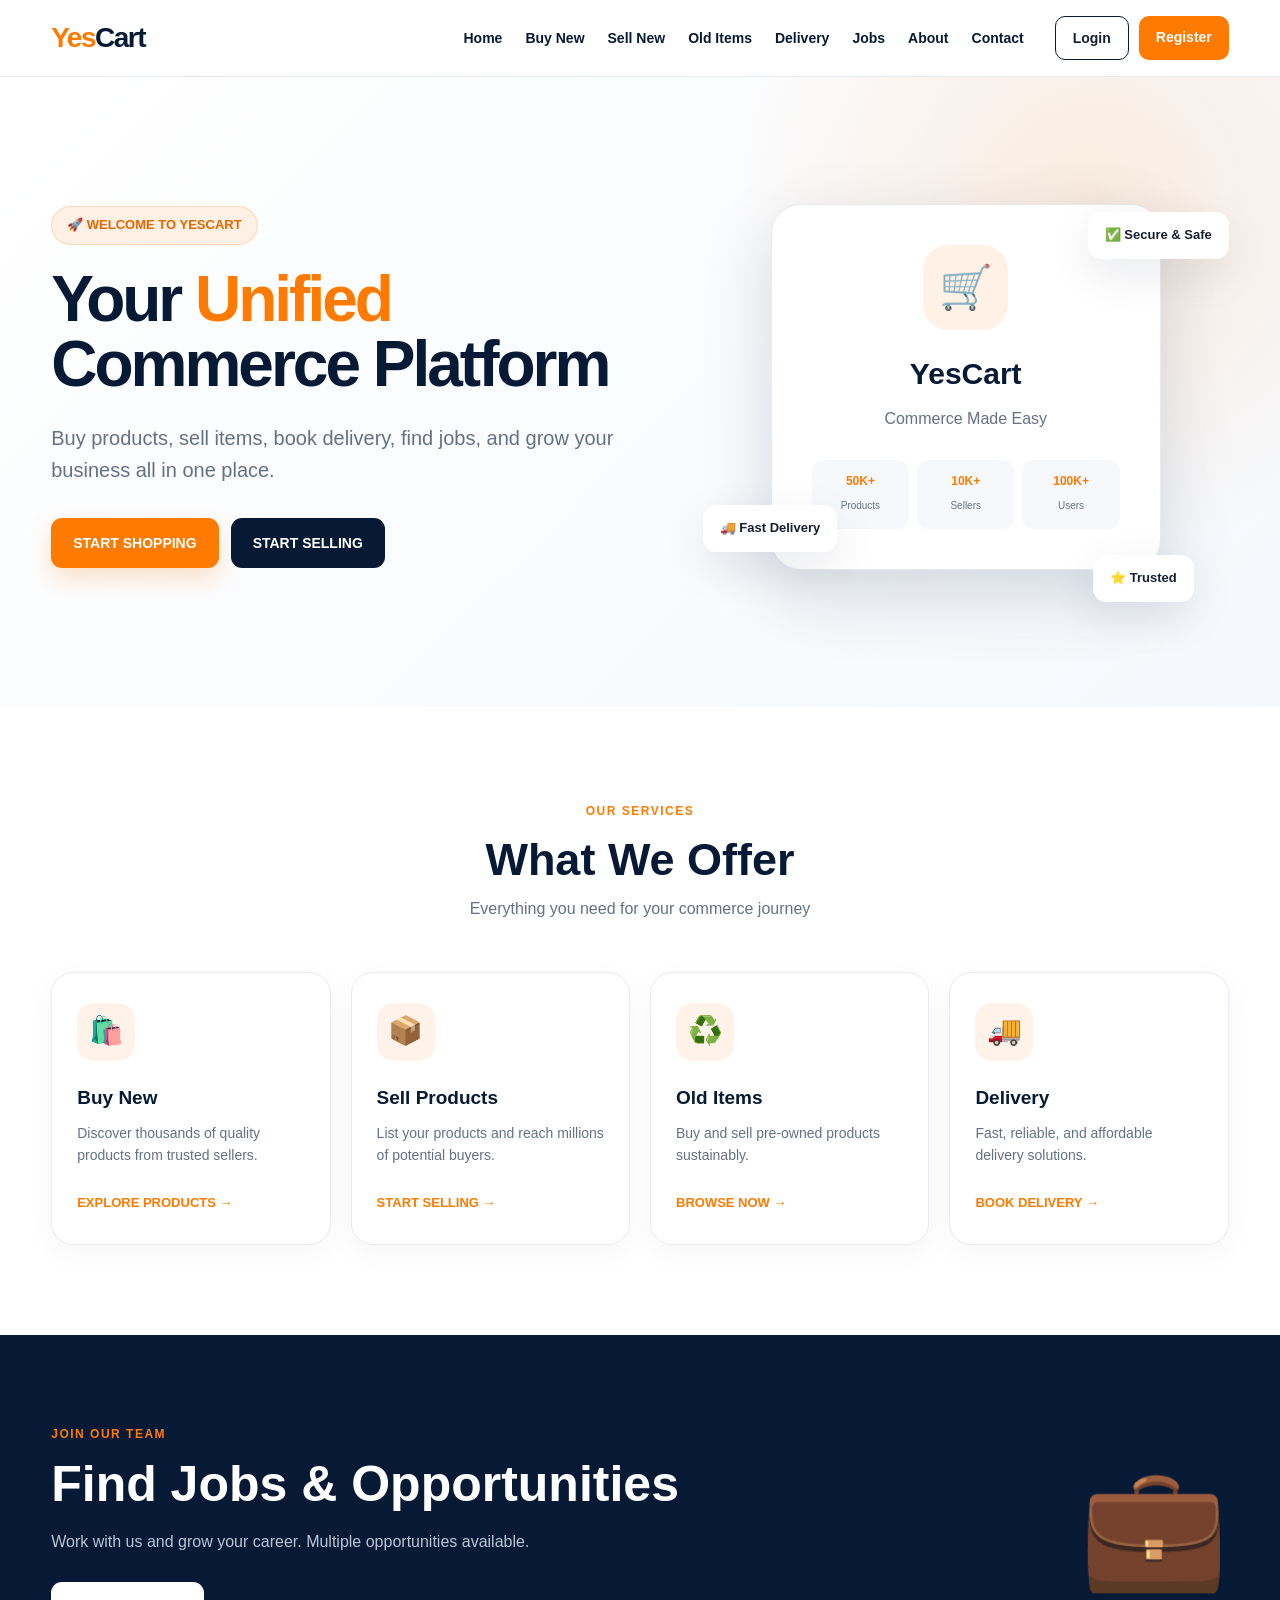
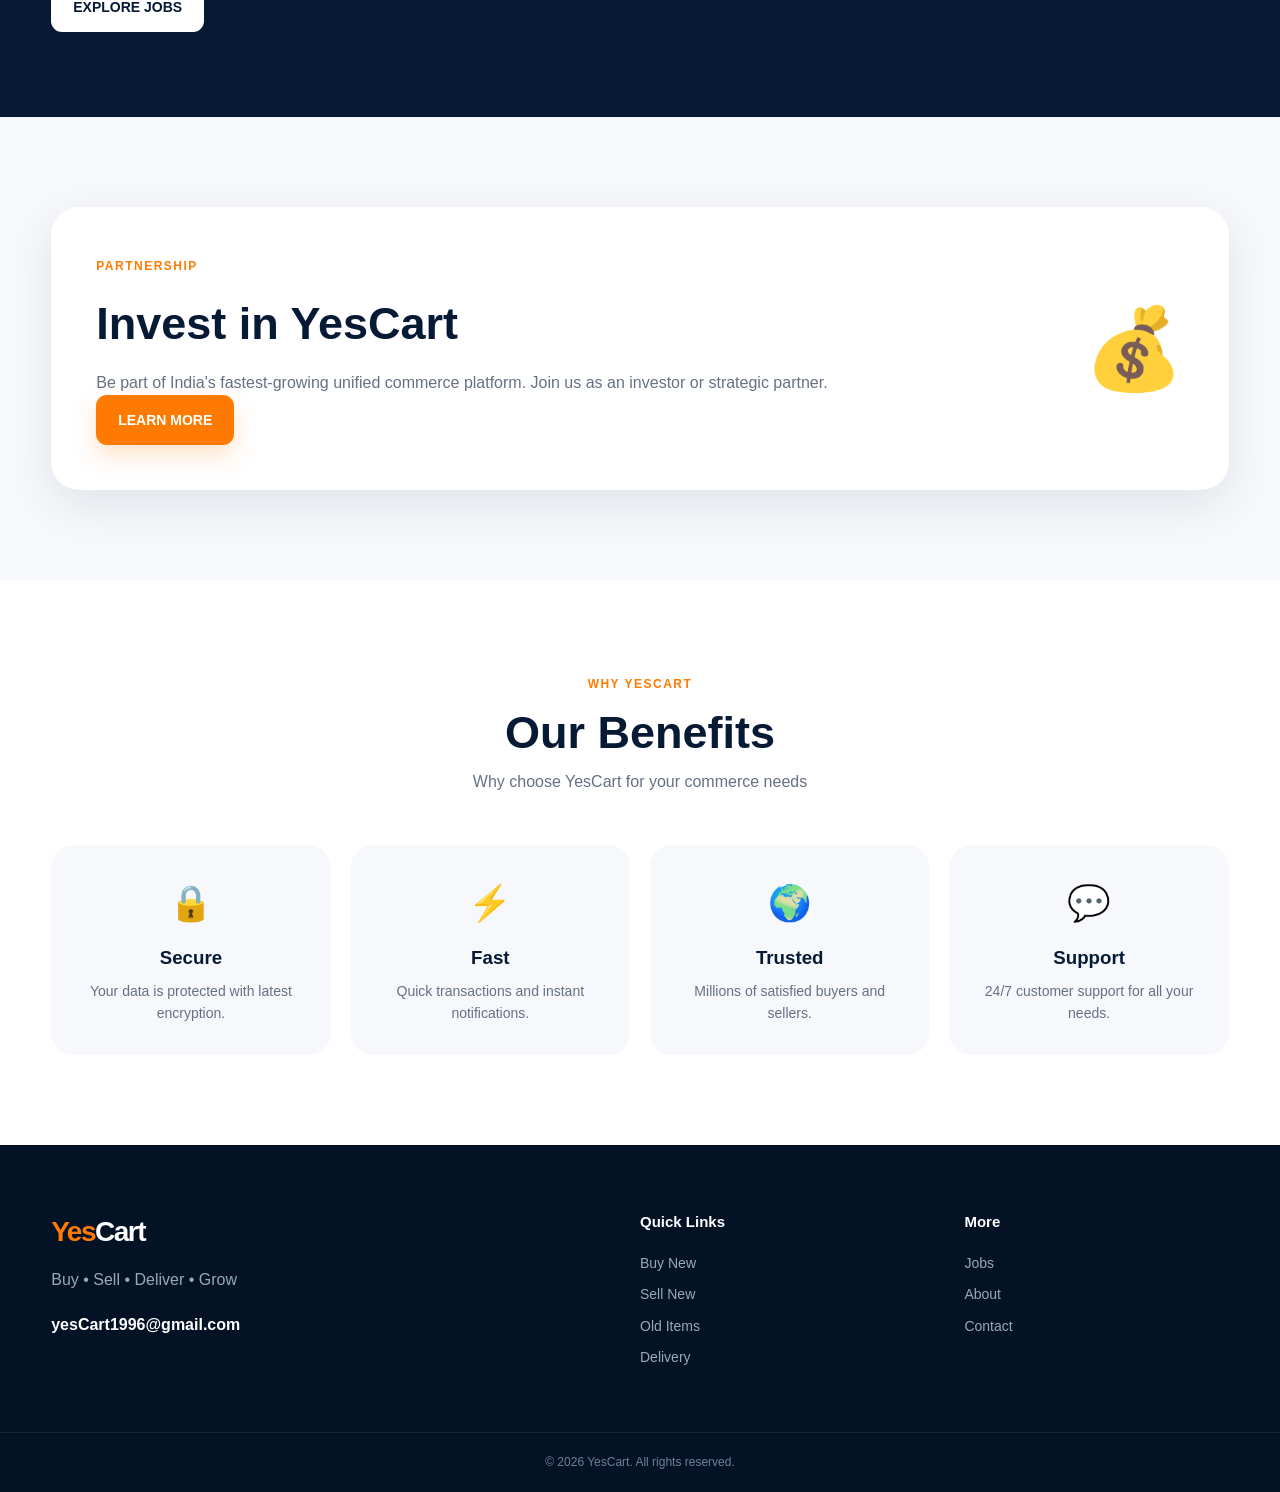
<file: index.html>
<!DOCTYPE html>
<html lang="en">
<head>
  <meta charset="UTF-8">
  <meta name="viewport" content="width=device-width, initial-scale=1.0">

  <title>YesCart — Buy • Sell • Deliver • Grow</title>
  <meta name="description" content="YesCart is a unified commerce platform to buy new products, sell items, book delivery, find jobs, and grow your business.">

  <link rel="stylesheet" href="style.css">
</head>

<body>

<!-- HEADER -->
<header class="header">
  <div class="container nav">
    <a href="./" class="logo"><span>Yes</span>Cart</a>
    <button class="menu-btn" onclick="toggleMenu()" aria-label="Menu">☰</button>
    <nav id="navMenu">
      <a href="./">Home</a>
      <a href="./buy/">Buy New</a>
      <a href="./sell/">Sell New</a>
      <a href="./old-items/">Old Items</a>
      <a href="./delivery/">Delivery</a>
      <a href="./jobs/">Jobs</a>
      <a href="./about/">About</a>
      <a href="./contact/">Contact</a>
      <div class="auth-buttons">
        <a href="./login/" class="login-btn">Login</a>
        <a href="./register/" class="register-btn">Register</a>
      </div>
    </nav>
  </div>
</header>

<!-- HERO -->
<section class="hero">
  <div class="container hero-grid">
    <div class="hero-content">
      <span class="badge">🚀 WELCOME TO YESCART</span>
      <h1>Your <span>Unified</span> Commerce Platform</h1>
      <p>Buy products, sell items, book delivery, find jobs, and grow your business all in one place.</p>
      <div class="hero-buttons">
        <a href="./buy/" class="btn primary">START SHOPPING</a>
        <a href="./sell/" class="btn secondary">START SELLING</a>
      </div>
    </div>
    <div class="hero-visual">
      <div class="main-card">
        <div class="cart-icon">🛒</div>
        <h3>YesCart</h3>
        <p>Commerce Made Easy</p>
        <div class="mini-stats">
          <div><strong>50K+</strong><small>Products</small></div>
          <div><strong>10K+</strong><small>Sellers</small></div>
          <div><strong>100K+</strong><small>Users</small></div>
        </div>
      </div>
      <div class="float-card card-one">✅ Secure & Safe</div>
      <div class="float-card card-two">🚚 Fast Delivery</div>
      <div class="float-card card-three">⭐ Trusted</div>
    </div>
  </div>
</section>

<!-- SERVICES -->
<section class="services section">
  <div class="container">
    <div class="section-heading">
      <span>OUR SERVICES</span>
      <h2>What We Offer</h2>
      <p>Everything you need for your commerce journey</p>
    </div>
    <div class="service-grid">
      <div class="service-card">
        <div class="service-icon">🛍️</div>
        <h3>Buy New</h3>
        <p>Discover thousands of quality products from trusted sellers.</p>
        <a href="./buy/" class="card-link">EXPLORE PRODUCTS →</a>
      </div>
      <div class="service-card">
        <div class="service-icon">📦</div>
        <h3>Sell Products</h3>
        <p>List your products and reach millions of potential buyers.</p>
        <a href="./sell/" class="card-link">START SELLING →</a>
      </div>
      <div class="service-card">
        <div class="service-icon">♻️</div>
        <h3>Old Items</h3>
        <p>Buy and sell pre-owned products sustainably.</p>
        <a href="./old-items/" class="card-link">BROWSE NOW →</a>
      </div>
      <div class="service-card">
        <div class="service-icon">🚚</div>
        <h3>Delivery</h3>
        <p>Fast, reliable, and affordable delivery solutions.</p>
        <a href="./delivery/" class="card-link">BOOK DELIVERY →</a>
      </div>
    </div>
  </div>
</section>

<!-- JOBS -->
<section class="jobs opportunity section">
  <div class="container">
    <div class="opportunity-grid">
      <div>
        <span class="section-label">JOIN OUR TEAM</span>
        <h2>Find Jobs & Opportunities</h2>
        <p>Work with us and grow your career. Multiple opportunities available.</p>
        <a href="./jobs/" class="btn white-btn">EXPLORE JOBS</a>
      </div>
      <div class="opportunity-icon">💼</div>
    </div>
  </div>
</section>

<!-- INVESTMENT -->
<section class="investment section">
  <div class="container">
    <div class="investment-card">
      <div>
        <span class="section-label">PARTNERSHIP</span>
        <h2>Invest in YesCart</h2>
        <p>Be part of India's fastest-growing unified commerce platform. Join us as an investor or strategic partner.</p>
        <a href="./invest/" class="btn primary">LEARN MORE</a>
      </div>
      <div style="font-size: 80px; opacity: 0.9;">💰</div>
    </div>
  </div>
</section>

<!-- WHY YESCART -->
<section class="why section">
  <div class="container">
    <div class="section-heading">
      <span>WHY YESCART</span>
      <h2>Our Benefits</h2>
      <p>Why choose YesCart for your commerce needs</p>
    </div>
    <div class="benefit-grid">
      <div class="benefit"><div>🔒</div><h3>Secure</h3><p>Your data is protected with latest encryption.</p></div>
      <div class="benefit"><div>⚡</div><h3>Fast</h3><p>Quick transactions and instant notifications.</p></div>
      <div class="benefit"><div>🌍</div><h3>Trusted</h3><p>Millions of satisfied buyers and sellers.</p></div>
      <div class="benefit"><div>💬</div><h3>Support</h3><p>24/7 customer support for all your needs.</p></div>
    </div>
  </div>
</section>

<!-- FOOTER -->
<footer>
  <div class="container footer-grid">
    <div>
      <a href="./" class="logo footer-logo"><span>Yes</span>Cart</a>
      <p>Buy • Sell • Deliver • Grow</p>
      <p class="email">yesCart1996@gmail.com</p>
    </div>
    <div>
      <h4>Quick Links</h4>
      <a href="./buy/">Buy New</a>
      <a href="./sell/">Sell New</a>
      <a href="./old-items/">Old Items</a>
      <a href="./delivery/">Delivery</a>
    </div>
    <div>
      <h4>More</h4>
      <a href="./jobs/">Jobs</a>
      <a href="./about/">About</a>
      <a href="./contact/">Contact</a>
    </div>
  </div>
  <div class="copyright">© 2026 YesCart. All rights reserved.</div>
</footer>

<script src="script.js"></script>
</body>
</html>
</file>
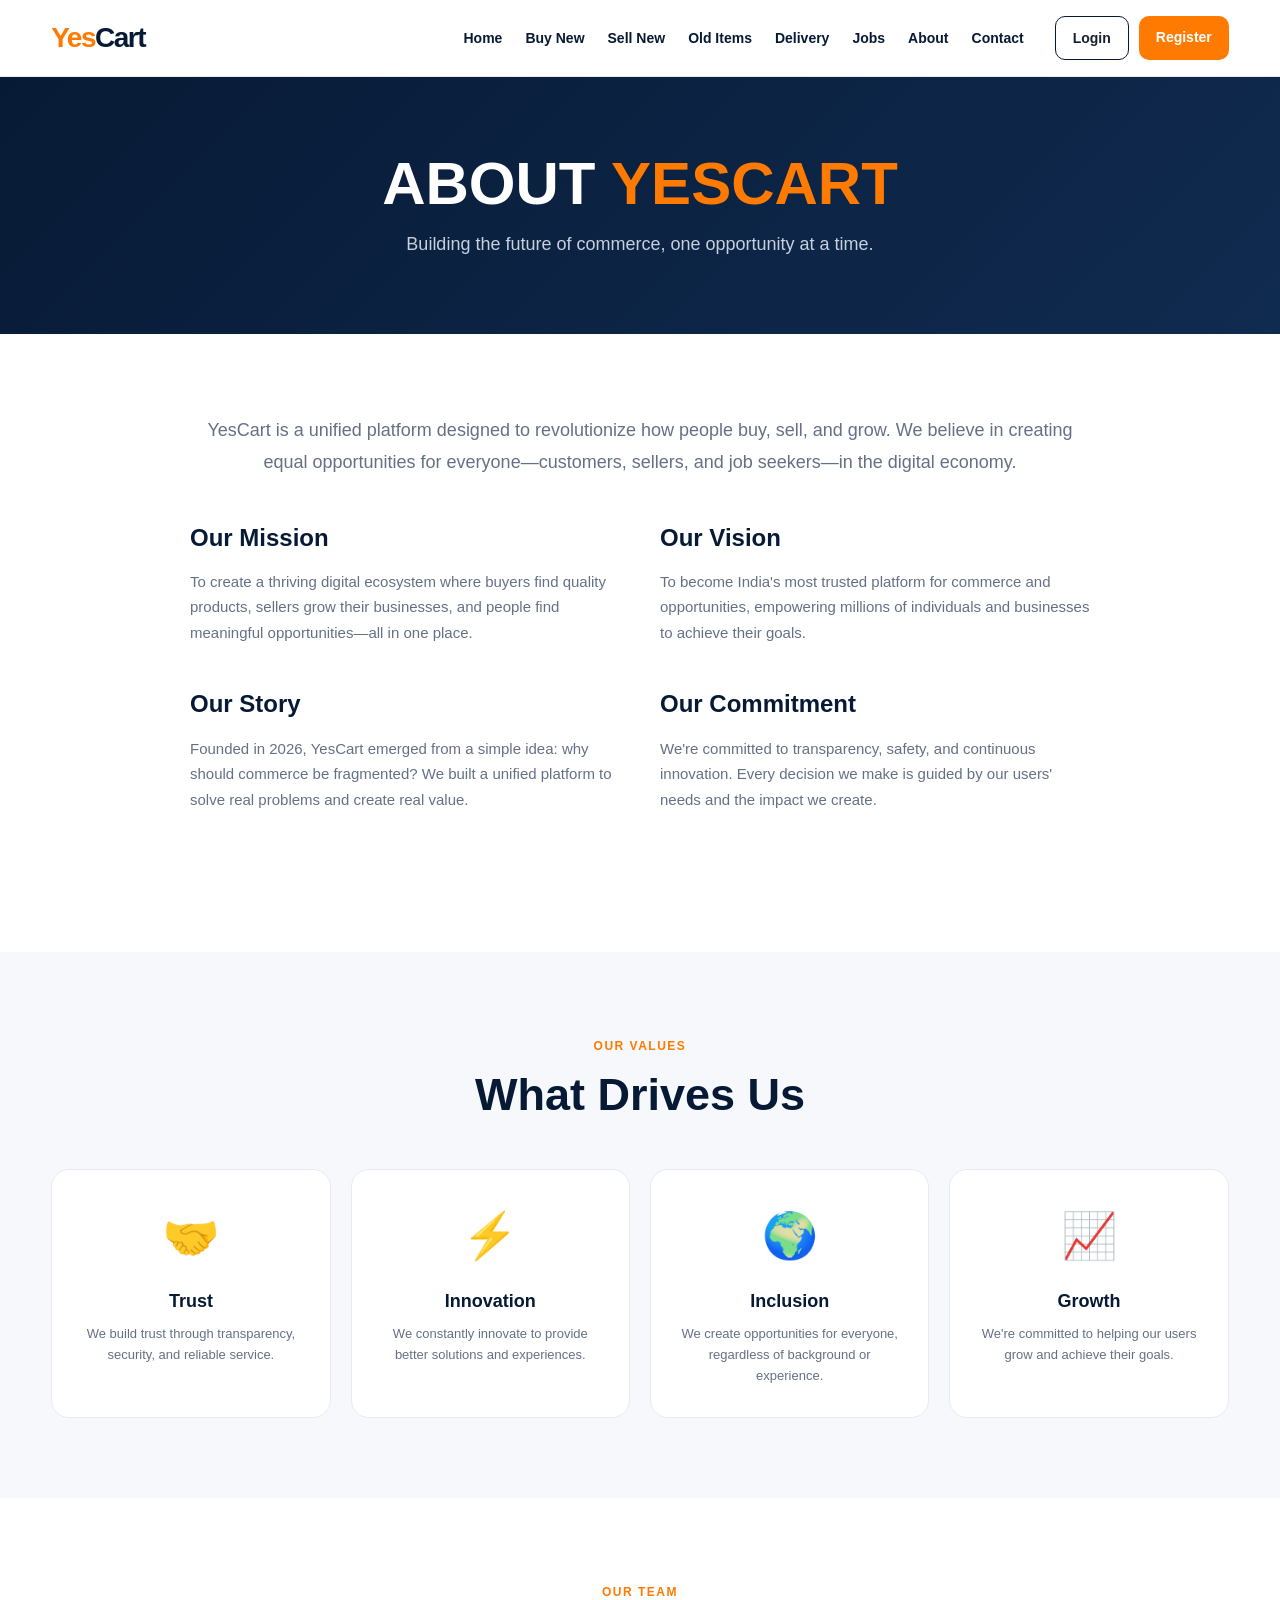
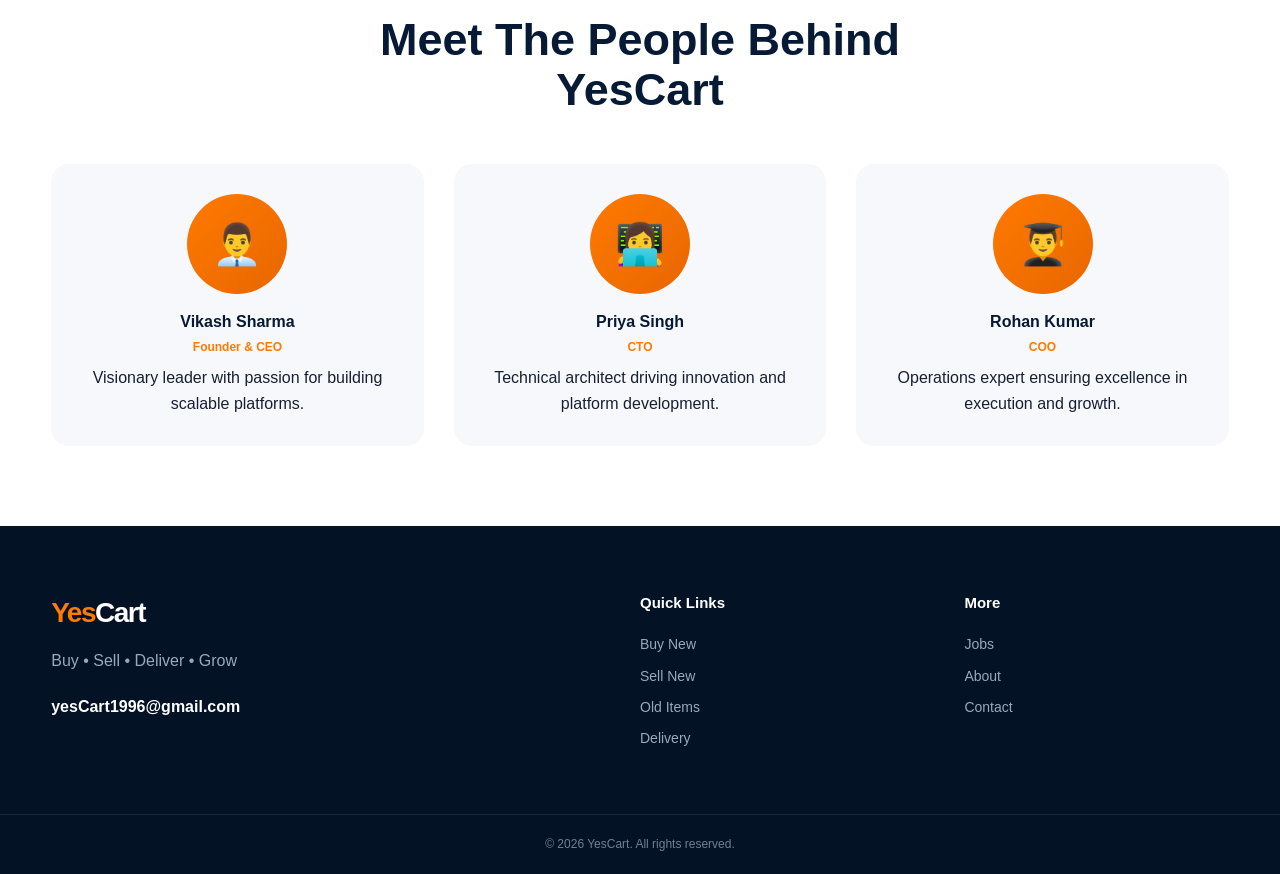
<file: about/index.html>
<!DOCTYPE html>
<html lang="en">
<head>
  <meta charset="UTF-8">
  <meta name="viewport" content="width=device-width, initial-scale=1.0">

  <title>About YesCart — Our Story & Mission</title>
  <meta name="description" content="Learn about YesCart's mission to connect buyers, sellers, and opportunities.">

  <link rel="stylesheet" href="../style.css">

  <style>
    .page-hero {
      background: linear-gradient(135deg, #071a35, #102b50);
      color: white;
      padding: 75px 0;
      text-align: center;
    }

    .page-hero h1 {
      font-size: clamp(36px, 6vw, 60px);
      line-height: 1.05;
      margin-bottom: 15px;
    }

    .page-hero h1 span {
      color: #ff7a00;
    }

    .page-hero p {
      color: #c6d0df;
      font-size: 18px;
    }

    .about-section {
      padding: 80px 0;
      background: white;
    }

    .about-content {
      max-width: 900px;
      margin: 0 auto;
    }

    .about-intro {
      font-size: 18px;
      color: #667085;
      line-height: 1.8;
      margin-bottom: 40px;
      text-align: center;
    }

    .about-grid {
      display: grid;
      grid-template-columns: repeat(2, 1fr);
      gap: 40px;
      margin-bottom: 60px;
    }

    .about-item h3 {
      color: #071a35;
      font-size: 24px;
      margin-bottom: 12px;
    }

    .about-item p {
      color: #667085;
      font-size: 15px;
      line-height: 1.7;
    }

    .values-section {
      background: #f6f8fb;
      padding: 80px 0;
    }

    .values-grid {
      display: grid;
      grid-template-columns: repeat(4, 1fr);
      gap: 20px;
    }

    .value-card {
      background: white;
      border-radius: 18px;
      padding: 30px;
      text-align: center;
      border: 1px solid #e7ebf0;
      transition: .3s ease;
    }

    .value-card:hover {
      transform: translateY(-5px);
      box-shadow: 0 15px 40px rgba(7,26,53,.08);
    }

    .value-icon {
      font-size: 45px;
      margin-bottom: 15px;
    }

    .value-card h3 {
      color: #071a35;
      font-size: 18px;
      margin-bottom: 8px;
    }

    .value-card p {
      color: #667085;
      font-size: 13px;
    }

    .team-section {
      padding: 80px 0;
      background: white;
    }

    .team-grid {
      display: grid;
      grid-template-columns: repeat(3, 1fr);
      gap: 30px;
      margin-top: 50px;
    }

    .team-member {
      text-align: center;
      padding: 30px;
      border-radius: 18px;
      background: #f6f8fb;
      transition: .3s ease;
    }

    .team-member:hover {
      transform: translateY(-5px);
      background: white;
      box-shadow: 0 15px 40px rgba(7,26,53,.08);
    }

    .member-avatar {
      width: 100px;
      height: 100px;
      border-radius: 50%;
      background: linear-gradient(135deg, #ff7a00, #e86600);
      display: grid;
      place-items: center;
      font-size: 40px;
      margin: 0 auto 15px;
    }

    .team-member h3 {
      color: #071a35;
      font-size: 16px;
      margin-bottom: 3px;
    }

    .member-role {
      color: #ff7a00;
      font-size: 12px;
      font-weight: 800;
      margin-bottom: 8px;
    }

    .member-bio {
      color: #667085;
      font-size: 12px;
    }

    @media(max-width: 900px) {
      .about-grid {
        grid-template-columns: 1fr;
      }
      .values-grid {
        grid-template-columns: repeat(2, 1fr);
      }
      .team-grid {
        grid-template-columns: repeat(2, 1fr);
      }
    }

    @media(max-width: 600px) {
      .values-grid,
      .team-grid {
        grid-template-columns: 1fr;
      }
    }
  </style>
</head>

<body>

<!-- HEADER -->

<header class="header">
  <div class="container nav">
    <a href="/" class="logo"><span>Yes</span>Cart</a>
    <button class="menu-btn" onclick="toggleMenu()" aria-label="Menu">☰</button>
    <nav id="navMenu">
      <a href="/">Home</a>
      <a href="/buy">Buy New</a>
      <a href="/sell">Sell New</a>
      <a href="/old-items">Old Items</a>
      <a href="/delivery">Delivery</a>
      <a href="/jobs">Jobs</a>
      <a href="/about">About</a>
      <a href="/contact">Contact</a>
      <div class="auth-buttons">
        <a href="/login" class="login-btn">Login</a>
        <a href="/register" class="register-btn">Register</a>
      </div>
    </nav>
  </div>
</header>

<!-- PAGE HERO -->

<section class="page-hero">
  <div class="container">
    <h1>ABOUT <span>YESCART</span></h1>
    <p>Building the future of commerce, one opportunity at a time.</p>
  </div>
</section>

<!-- ABOUT SECTION -->

<section class="about-section">
  <div class="container about-content">
    <p class="about-intro">
      YesCart is a unified platform designed to revolutionize how people buy, sell, and grow. We believe in creating equal opportunities for everyone—customers, sellers, and job seekers—in the digital economy.
    </p>

    <div class="about-grid">
      <div class="about-item">
        <h3>Our Mission</h3>
        <p>To create a thriving digital ecosystem where buyers find quality products, sellers grow their businesses, and people find meaningful opportunities—all in one place.</p>
      </div>
      <div class="about-item">
        <h3>Our Vision</h3>
        <p>To become India's most trusted platform for commerce and opportunities, empowering millions of individuals and businesses to achieve their goals.</p>
      </div>
      <div class="about-item">
        <h3>Our Story</h3>
        <p>Founded in 2026, YesCart emerged from a simple idea: why should commerce be fragmented? We built a unified platform to solve real problems and create real value.</p>
      </div>
      <div class="about-item">
        <h3>Our Commitment</h3>
        <p>We're committed to transparency, safety, and continuous innovation. Every decision we make is guided by our users' needs and the impact we create.</p>
      </div>
    </div>
  </div>
</section>

<!-- VALUES SECTION -->

<section class="values-section">
  <div class="container">
    <div class="section-heading">
      <span>OUR VALUES</span>
      <h2>What Drives Us</h2>
    </div>

    <div class="values-grid">
      <div class="value-card">
        <div class="value-icon">🤝</div>
        <h3>Trust</h3>
        <p>We build trust through transparency, security, and reliable service.</p>
      </div>
      <div class="value-card">
        <div class="value-icon">⚡</div>
        <h3>Innovation</h3>
        <p>We constantly innovate to provide better solutions and experiences.</p>
      </div>
      <div class="value-card">
        <div class="value-icon">🌍</div>
        <h3>Inclusion</h3>
        <p>We create opportunities for everyone, regardless of background or experience.</p>
      </div>
      <div class="value-card">
        <div class="value-icon">📈</div>
        <h3>Growth</h3>
        <p>We're committed to helping our users grow and achieve their goals.</p>
      </div>
    </div>
  </div>
</section>

<!-- TEAM SECTION -->

<section class="team-section">
  <div class="container">
    <div class="section-heading">
      <span>OUR TEAM</span>
      <h2>Meet The People Behind YesCart</h2>
    </div>

    <div class="team-grid">
      <div class="team-member">
        <div class="member-avatar">👨‍💼</div>
        <h3>Vikash Sharma</h3>
        <div class="member-role">Founder & CEO</div>
        <p>Visionary leader with passion for building scalable platforms.</p>
      </div>
      <div class="team-member">
        <div class="member-avatar">👩‍💻</div>
        <h3>Priya Singh</h3>
        <div class="member-role">CTO</div>
        <p>Technical architect driving innovation and platform development.</p>
      </div>
      <div class="team-member">
        <div class="member-avatar">👨‍🎓</div>
        <h3>Rohan Kumar</h3>
        <div class="member-role">COO</div>
        <p>Operations expert ensuring excellence in execution and growth.</p>
      </div>
    </div>
  </div>
</section>

<!-- FOOTER -->

<footer>
  <div class="container footer-grid">
    <div>
      <a href="/" class="logo footer-logo"><span>Yes</span>Cart</a>
      <p>Buy • Sell • Deliver • Grow</p>
      <p class="email">yesCart1996@gmail.com</p>
    </div>
    <div>
      <h4>Quick Links</h4>
      <a href="/buy">Buy New</a>
      <a href="/sell">Sell New</a>
      <a href="/old-items">Old Items</a>
      <a href="/delivery">Delivery</a>
    </div>
    <div>
      <h4>More</h4>
      <a href="/jobs">Jobs</a>
      <a href="/about">About</a>
      <a href="/contact">Contact</a>
    </div>
  </div>
  <div class="copyright">© 2026 YesCart. All rights reserved.</div>
</footer>

<script src="../script.js"></script>
</body>
</html>
</file>
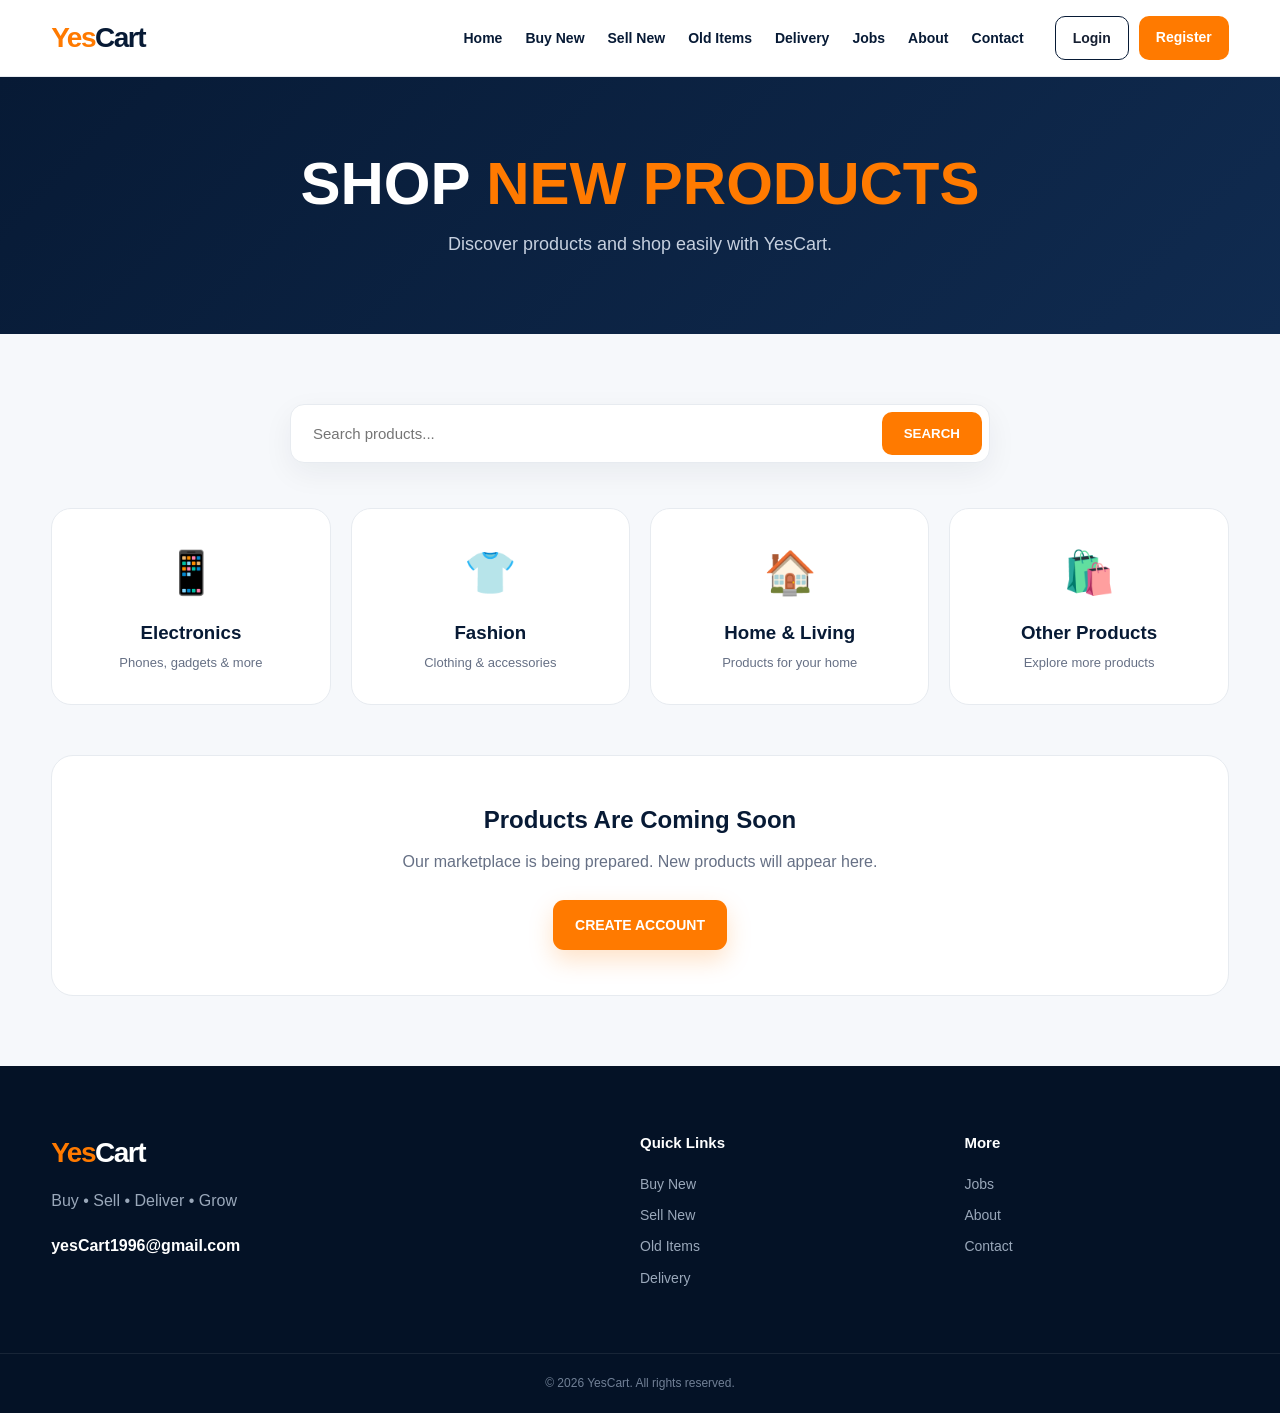
<file: buy/index.html>
<!DOCTYPE html>
<html lang="en">
<head>
  <meta charset="UTF-8">
  <meta name="viewport" content="width=device-width, initial-scale=1.0">
  <title>Buy New Products — YesCart</title>
  <meta name="description" content="Shop new products on YesCart.">
  <link rel="stylesheet" href="../style.css">
  <style>
    .page-hero {
      background: linear-gradient(135deg, #071a35, #102b50);
      color: white;
      padding: 75px 0;
      text-align: center;
    }
    .page-hero h1 {
      font-size: clamp(36px, 6vw, 60px);
      line-height: 1.05;
      margin-bottom: 15px;
    }
    .page-hero h1 span {
      color: #ff7a00;
    }
    .page-hero p {
      color: #c6d0df;
      font-size: 18px;
    }
    .buy-section {
      padding: 70px 0;
      background: #f6f8fb;
      min-height: 500px;
    }
    .search-box {
      max-width: 700px;
      margin: 0 auto 45px;
      display: flex;
      background: white;
      border: 1px solid #e7ebf0;
      border-radius: 14px;
      padding: 7px;
      box-shadow: 0 10px 30px rgba(7,26,53,.06);
    }
    .search-box input {
      flex: 1;
      border: 0;
      outline: 0;
      padding: 13px 15px;
      font-size: 15px;
    }
    .search-box button {
      border: 0;
      background: #ff7a00;
      color: white;
      padding: 0 22px;
      border-radius: 10px;
      font-weight: 800;
      cursor: pointer;
    }
    .category-grid {
      display: grid;
      grid-template-columns: repeat(4, 1fr);
      gap: 20px;
    }
    .category-card {
      background: white;
      border: 1px solid #e7ebf0;
      border-radius: 20px;
      padding: 30px 20px;
      text-align: center;
      transition: .25s ease;
      cursor: pointer;
    }
    .category-card:hover {
      transform: translateY(-5px);
      box-shadow: 0 15px 40px rgba(7,26,53,.09);
      border-color: rgba(255,122,0,.3);
    }
    .category-icon {
      font-size: 42px;
      margin-bottom: 12px;
    }
    .category-card h3 {
      color: #071a35;
      margin-bottom: 5px;
    }
    .category-card p {
      color: #667085;
      font-size: 13px;
    }
    .coming-soon {
      margin-top: 50px;
      background: white;
      border-radius: 22px;
      padding: 45px 25px;
      text-align: center;
      border: 1px solid #e7ebf0;
    }
    .coming-soon h2 {
      color: #071a35;
      margin-bottom: 10px;
    }
    .coming-soon p {
      color: #667085;
      margin-bottom: 25px;
    }
    @media(max-width: 800px) {
      .category-grid {
        grid-template-columns: repeat(2, 1fr);
      }
    }
    @media(max-width: 500px) {
      .category-grid {
        grid-template-columns: 1fr;
      }
      .search-box {
        flex-direction: column;
        gap: 8px;
      }
      .search-box button {
        min-height: 45px;
      }
    }
  </style>
</head>
<body>

<header class="header">
  <div class="container nav">
    <a href="../" class="logo"><span>Yes</span>Cart</a>
    <button class="menu-btn" onclick="toggleMenu()" aria-label="Menu">☰</button>
    <nav id="navMenu">
      <a href="../">Home</a>
      <a href="./">Buy New</a>
      <a href="../sell/">Sell New</a>
      <a href="../old-items/">Old Items</a>
      <a href="../delivery/">Delivery</a>
      <a href="../jobs/">Jobs</a>
      <a href="../about/">About</a>
      <a href="../contact/">Contact</a>
      <div class="auth-buttons">
        <a href="../login/" class="login-btn">Login</a>
        <a href="../register/" class="register-btn">Register</a>
      </div>
    </nav>
  </div>
</header>

<section class="page-hero">
  <div class="container">
    <h1>SHOP <span>NEW PRODUCTS</span></h1>
    <p>Discover products and shop easily with YesCart.</p>
  </div>
</section>

<section class="buy-section">
  <div class="container">
    <div class="search-box">
      <input type="search" id="productSearch" placeholder="Search products..." aria-label="Search products">
      <button onclick="searchProducts()">SEARCH</button>
    </div>
    <div class="category-grid">
      <div class="category-card">
        <div class="category-icon">📱</div>
        <h3>Electronics</h3>
        <p>Phones, gadgets & more</p>
      </div>
      <div class="category-card">
        <div class="category-icon">👕</div>
        <h3>Fashion</h3>
        <p>Clothing & accessories</p>
      </div>
      <div class="category-card">
        <div class="category-icon">🏠</div>
        <h3>Home & Living</h3>
        <p>Products for your home</p>
      </div>
      <div class="category-card">
        <div class="category-icon">🛍️</div>
        <h3>Other Products</h3>
        <p>Explore more products</p>
      </div>
    </div>
    <div class="coming-soon">
      <h2>Products Are Coming Soon</h2>
      <p>Our marketplace is being prepared. New products will appear here.</p>
      <a href="../register/" class="btn primary">CREATE ACCOUNT</a>
    </div>
  </div>
</section>

<footer>
  <div class="container footer-grid">
    <div>
      <a href="../" class="logo footer-logo"><span>Yes</span>Cart</a>
      <p>Buy • Sell • Deliver • Grow</p>
      <p class="email">yesCart1996@gmail.com</p>
    </div>
    <div>
      <h4>Quick Links</h4>
      <a href="./">Buy New</a>
      <a href="../sell/">Sell New</a>
      <a href="../old-items/">Old Items</a>
      <a href="../delivery/">Delivery</a>
    </div>
    <div>
      <h4>More</h4>
      <a href="../jobs/">Jobs</a>
      <a href="../about/">About</a>
      <a href="../contact/">Contact</a>
    </div>
  </div>
  <div class="copyright">© 2026 YesCart. All rights reserved.</div>
</footer>

<script src="../script.js"></script>
<script>
function searchProducts() {
  const input = document.getElementById("productSearch");
  const query = input.value.trim();
  if (!query) {
    input.focus();
    return;
  }
  alert("Searching for: " + query + "\n\nProduct search will be connected soon.");
}
</script>
</body>
</html>
</file>
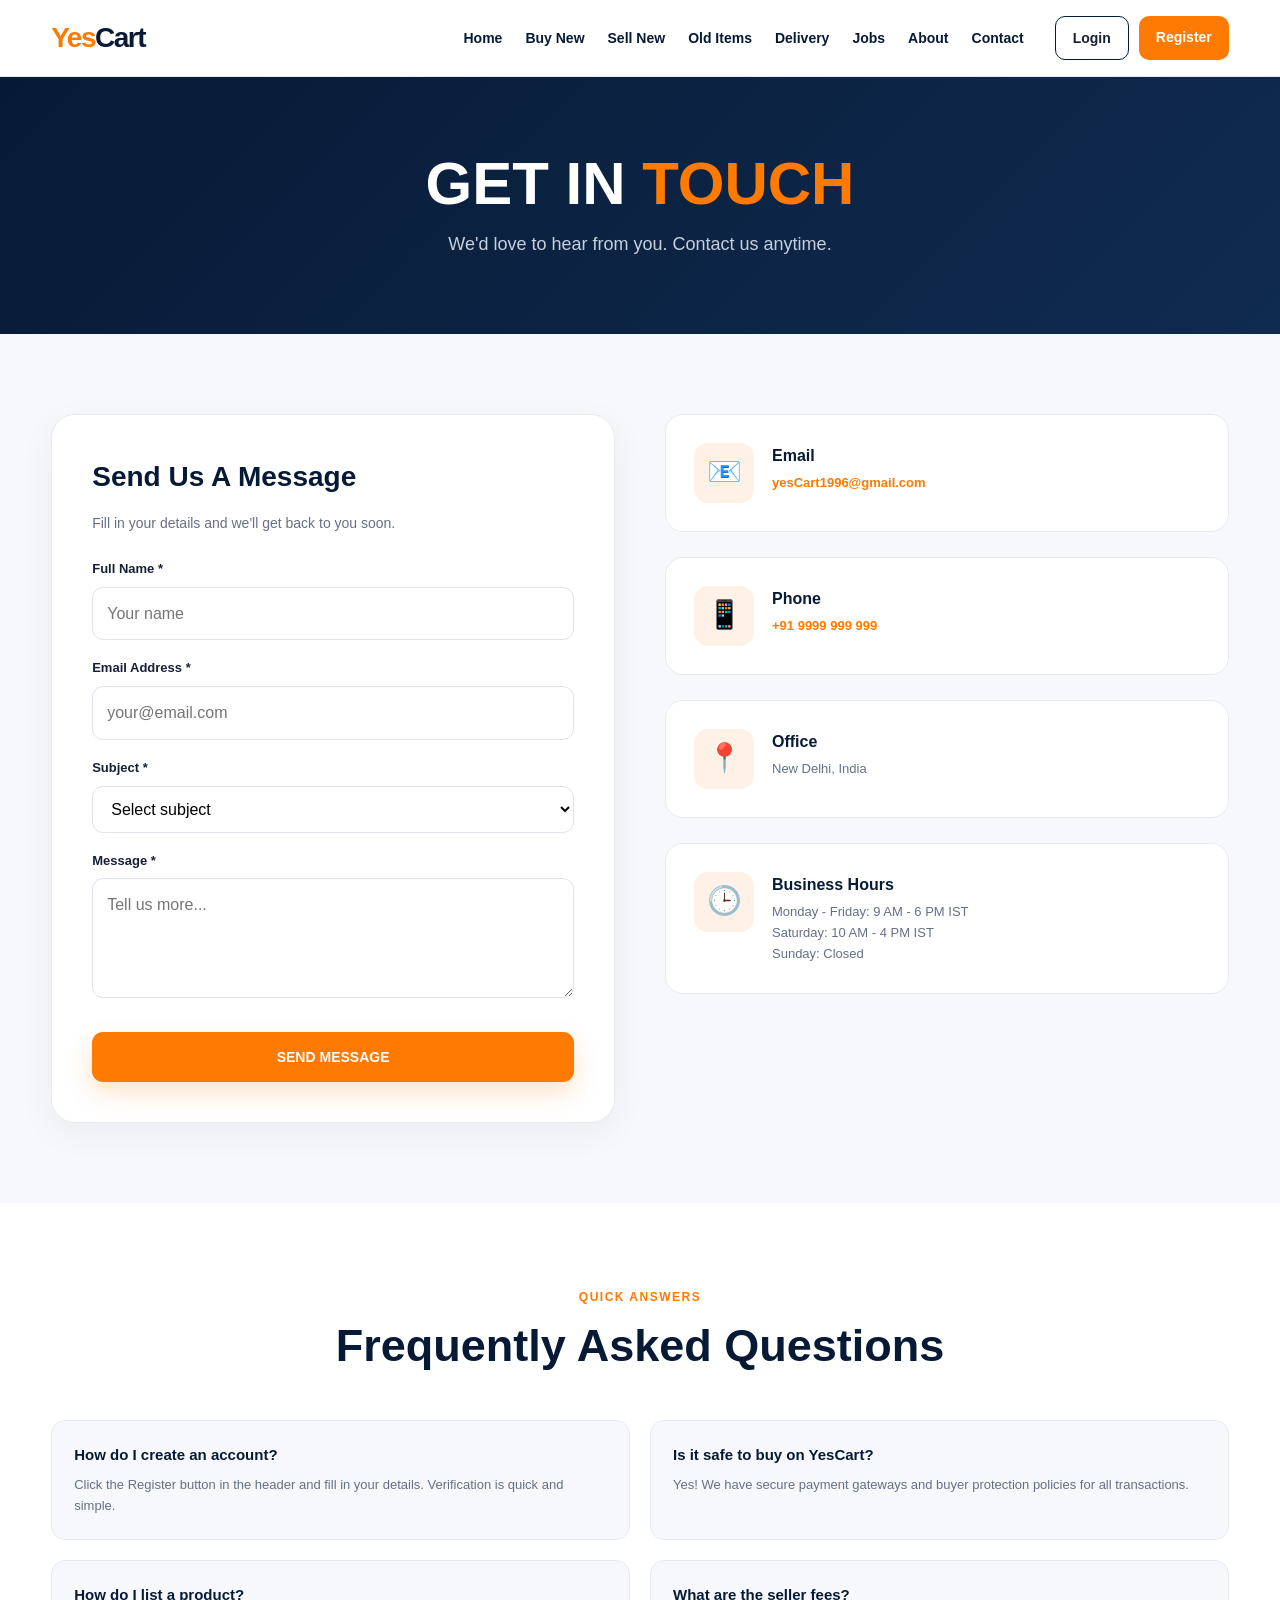
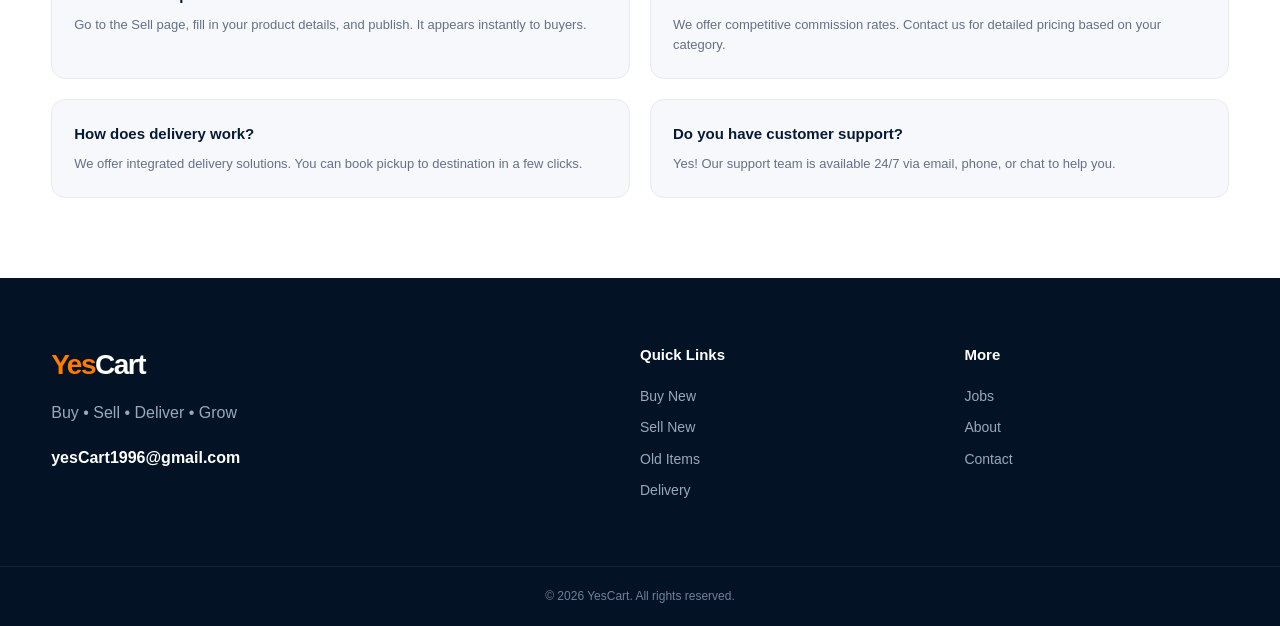
<file: contact/index.html>
<!DOCTYPE html>
<html lang="en">
<head>
  <meta charset="UTF-8">
  <meta name="viewport" content="width=device-width, initial-scale=1.0">

  <title>Contact YesCart — Get In Touch</title>
  <meta name="description" content="Contact YesCart for support, partnerships, or inquiries.">

  <link rel="stylesheet" href="../style.css">

  <style>
    .page-hero {
      background: linear-gradient(135deg, #071a35, #102b50);
      color: white;
      padding: 75px 0;
      text-align: center;
    }

    .page-hero h1 {
      font-size: clamp(36px, 6vw, 60px);
      line-height: 1.05;
      margin-bottom: 15px;
    }

    .page-hero h1 span {
      color: #ff7a00;
    }

    .page-hero p {
      color: #c6d0df;
      font-size: 18px;
    }

    .contact-section {
      padding: 80px 0;
      background: #f6f8fb;
    }

    .contact-grid {
      display: grid;
      grid-template-columns: 1fr 1fr;
      gap: 50px;
      align-items: start;
    }

    .contact-form-card {
      background: white;
      border-radius: 24px;
      padding: 40px;
      border: 1px solid #e7ebf0;
      box-shadow: 0 10px 35px rgba(7,26,53,.05);
    }

    .contact-form-card h2 {
      color: #071a35;
      font-size: 28px;
      margin-bottom: 12px;
    }

    .form-intro {
      color: #667085;
      font-size: 14px;
      margin-bottom: 25px;
    }

    .form-group {
      margin-bottom: 18px;
    }

    .form-group label {
      display: block;
      color: #172033;
      font-size: 13px;
      font-weight: 800;
      margin-bottom: 7px;
    }

    .form-group input,
    .form-group select,
    .form-group textarea {
      width: 100%;
      border: 1px solid #dfe4ea;
      border-radius: 11px;
      padding: 13px 14px;
      outline: none;
      font: inherit;
      background: white;
      transition: .2s;
    }

    .form-group input:focus,
    .form-group select:focus,
    .form-group textarea:focus {
      border-color: #ff7a00;
      box-shadow: 0 0 0 3px rgba(255,122,0,.08);
    }

    .form-group textarea {
      min-height: 120px;
      resize: vertical;
    }

    .submit-btn {
      width: 100%;
      border: 0;
      cursor: pointer;
      margin-top: 8px;
    }

    .success-message {
      display: none;
      margin-top: 15px;
      padding: 15px;
      border-radius: 12px;
      background: #eaf9f0;
      color: #13763e;
      font-size: 14px;
      font-weight: 700;
    }

    .contact-info {
      display: grid;
      gap: 25px;
    }

    .info-card {
      background: white;
      border-radius: 18px;
      padding: 28px;
      border: 1px solid #e7ebf0;
      display: grid;
      grid-template-columns: 60px 1fr;
      gap: 18px;
      align-items: start;
    }

    .info-icon {
      width: 60px;
      height: 60px;
      border-radius: 14px;
      background: #fff1e6;
      display: grid;
      place-items: center;
      font-size: 28px;
      flex-shrink: 0;
    }

    .info-content h3 {
      color: #071a35;
      font-size: 16px;
      margin-bottom: 5px;
    }

    .info-content p {
      color: #667085;
      font-size: 13px;
      line-height: 1.6;
    }

    .info-content a {
      color: #ff7a00;
      font-weight: 700;
      text-decoration: none;
    }

    .faq-section {
      background: white;
      padding: 80px 0;
    }

    .faq-grid {
      display: grid;
      grid-template-columns: repeat(2, 1fr);
      gap: 20px;
    }

    .faq-item {
      background: #f6f8fb;
      border-radius: 14px;
      padding: 22px;
      border: 1px solid #e7ebf0;
      cursor: pointer;
      transition: .3s ease;
    }

    .faq-item:hover {
      background: white;
      box-shadow: 0 10px 30px rgba(7,26,53,.06);
    }

    .faq-question {
      color: #071a35;
      font-size: 15px;
      font-weight: 800;
      margin-bottom: 8px;
    }

    .faq-answer {
      color: #667085;
      font-size: 13px;
      line-height: 1.6;
    }

    @media(max-width: 900px) {
      .contact-grid {
        grid-template-columns: 1fr;
      }
      .faq-grid {
        grid-template-columns: 1fr;
      }
    }
  </style>
</head>

<body>

<!-- HEADER -->

<header class="header">
  <div class="container nav">
    <a href="/" class="logo"><span>Yes</span>Cart</a>
    <button class="menu-btn" onclick="toggleMenu()" aria-label="Menu">☰</button>
    <nav id="navMenu">
      <a href="/">Home</a>
      <a href="/buy">Buy New</a>
      <a href="/sell">Sell New</a>
      <a href="/old-items">Old Items</a>
      <a href="/delivery">Delivery</a>
      <a href="/jobs">Jobs</a>
      <a href="/about">About</a>
      <a href="/contact">Contact</a>
      <div class="auth-buttons">
        <a href="/login" class="login-btn">Login</a>
        <a href="/register" class="register-btn">Register</a>
      </div>
    </nav>
  </div>
</header>

<!-- PAGE HERO -->

<section class="page-hero">
  <div class="container">
    <h1>GET IN <span>TOUCH</span></h1>
    <p>We'd love to hear from you. Contact us anytime.</p>
  </div>
</section>

<!-- CONTACT SECTION -->

<section class="contact-section">
  <div class="container contact-grid">

    <!-- FORM -->
    <div class="contact-form-card">
      <h2>Send Us A Message</h2>
      <p class="form-intro">Fill in your details and we'll get back to you soon.</p>

      <form id="contactForm">
        <div class="form-group">
          <label for="name">Full Name *</label>
          <input type="text" id="name" placeholder="Your name" required>
        </div>

        <div class="form-group">
          <label for="email">Email Address *</label>
          <input type="email" id="email" placeholder="your@email.com" required>
        </div>

        <div class="form-group">
          <label for="subject">Subject *</label>
          <select id="subject" required>
            <option value="">Select subject</option>
            <option>General Inquiry</option>
            <option>Buyer Support</option>
            <option>Seller Support</option>
            <option>Partnership</option>
            <option>Other</option>
          </select>
        </div>

        <div class="form-group">
          <label for="message">Message *</label>
          <textarea id="message" placeholder="Tell us more..." required></textarea>
        </div>

        <button type="submit" class="btn primary submit-btn">SEND MESSAGE</button>
        <div id="successMessage" class="success-message">
          ✓ Message sent successfully! We'll respond within 24 hours.
        </div>
      </form>
    </div>

    <!-- INFO -->
    <div class="contact-info">
      <div class="info-card">
        <div class="info-icon">📧</div>
        <div class="info-content">
          <h3>Email</h3>
          <p><a href="mailto:yesCart1996@gmail.com">yesCart1996@gmail.com</a></p>
        </div>
      </div>

      <div class="info-card">
        <div class="info-icon">📱</div>
        <div class="info-content">
          <h3>Phone</h3>
          <p><a href="tel:+919999999999">+91 9999 999 999</a></p>
        </div>
      </div>

      <div class="info-card">
        <div class="info-icon">📍</div>
        <div class="info-content">
          <h3>Office</h3>
          <p>New Delhi, India</p>
        </div>
      </div>

      <div class="info-card">
        <div class="info-icon">🕒</div>
        <div class="info-content">
          <h3>Business Hours</h3>
          <p>Monday - Friday: 9 AM - 6 PM IST<br>Saturday: 10 AM - 4 PM IST<br>Sunday: Closed</p>
        </div>
      </div>
    </div>
  </div>
</section>

<!-- FAQ SECTION -->

<section class="faq-section">
  <div class="container">
    <div class="section-heading">
      <span>QUICK ANSWERS</span>
      <h2>Frequently Asked Questions</h2>
    </div>

    <div class="faq-grid">
      <div class="faq-item">
        <div class="faq-question">How do I create an account?</div>
        <div class="faq-answer">Click the Register button in the header and fill in your details. Verification is quick and simple.</div>
      </div>

      <div class="faq-item">
        <div class="faq-question">Is it safe to buy on YesCart?</div>
        <div class="faq-answer">Yes! We have secure payment gateways and buyer protection policies for all transactions.</div>
      </div>

      <div class="faq-item">
        <div class="faq-question">How do I list a product?</div>
        <div class="faq-answer">Go to the Sell page, fill in your product details, and publish. It appears instantly to buyers.</div>
      </div>

      <div class="faq-item">
        <div class="faq-question">What are the seller fees?</div>
        <div class="faq-answer">We offer competitive commission rates. Contact us for detailed pricing based on your category.</div>
      </div>

      <div class="faq-item">
        <div class="faq-question">How does delivery work?</div>
        <div class="faq-answer">We offer integrated delivery solutions. You can book pickup to destination in a few clicks.</div>
      </div>

      <div class="faq-item">
        <div class="faq-question">Do you have customer support?</div>
        <div class="faq-answer">Yes! Our support team is available 24/7 via email, phone, or chat to help you.</div>
      </div>
    </div>
  </div>
</section>

<!-- FOOTER -->

<footer>
  <div class="container footer-grid">
    <div>
      <a href="/" class="logo footer-logo"><span>Yes</span>Cart</a>
      <p>Buy • Sell • Deliver • Grow</p>
      <p class="email">yesCart1996@gmail.com</p>
    </div>
    <div>
      <h4>Quick Links</h4>
      <a href="/buy">Buy New</a>
      <a href="/sell">Sell New</a>
      <a href="/old-items">Old Items</a>
      <a href="/delivery">Delivery</a>
    </div>
    <div>
      <h4>More</h4>
      <a href="/jobs">Jobs</a>
      <a href="/about">About</a>
      <a href="/contact">Contact</a>
    </div>
  </div>
  <div class="copyright">© 2026 YesCart. All rights reserved.</div>
</footer>

<script src="../script.js"></script>
<script>
const contactForm = document.getElementById('contactForm');
const successMessage = document.getElementById('successMessage');

contactForm.addEventListener('submit', function(e) {
  e.preventDefault();
  successMessage.style.display = 'block';
  contactForm.reset();
});
</script>
</body>
</html>
</file>
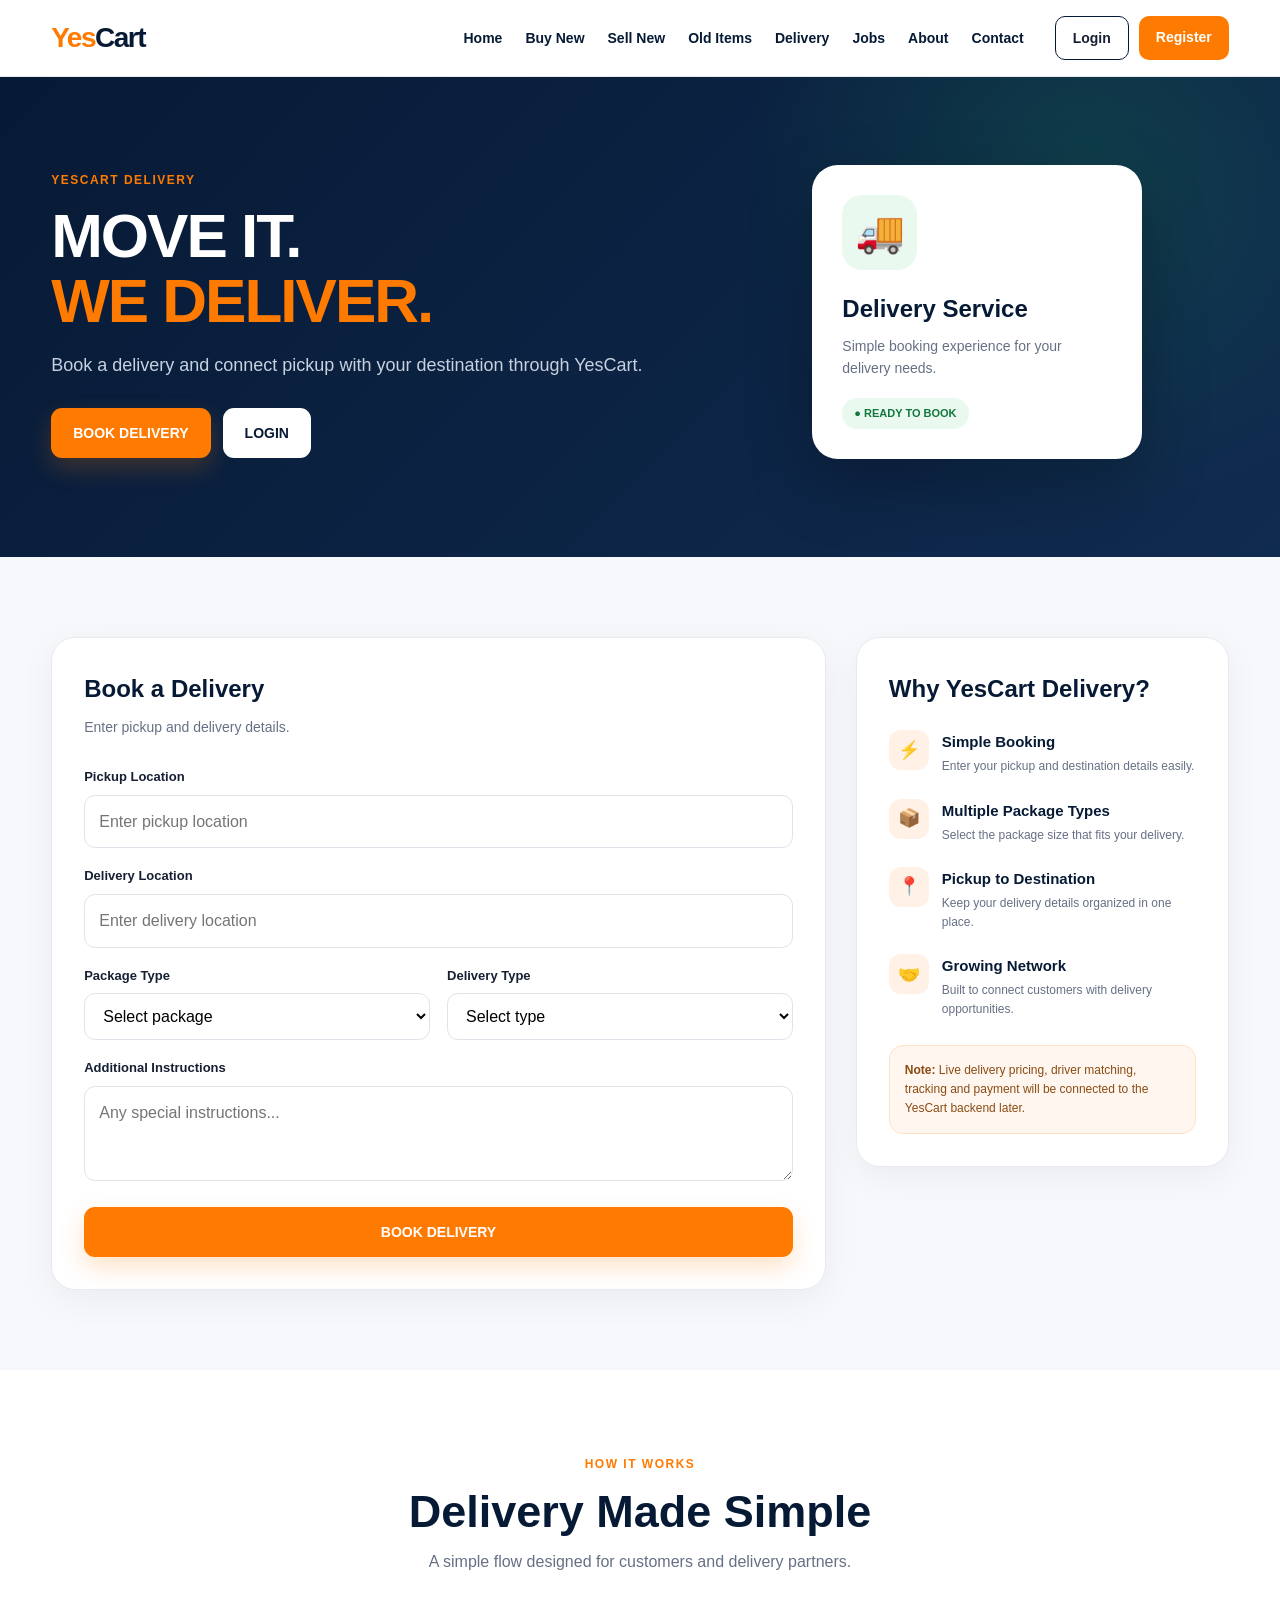
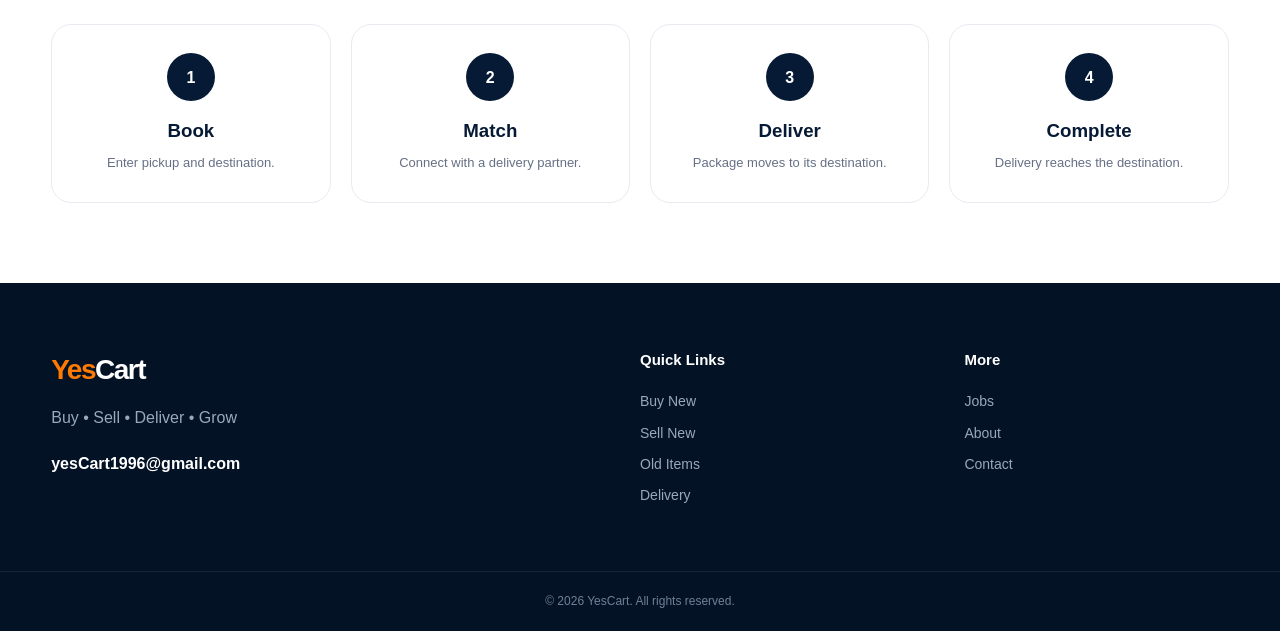
<file: delivery/index.html>
<!DOCTYPE html>
<html lang="en">
<head>
  <meta charset="UTF-8">
  <meta name="viewport" content="width=device-width, initial-scale=1.0">

  <title>Delivery — YesCart</title>
  <meta name="description" content="Book fast and reliable delivery with YesCart.">

  <link rel="stylesheet" href="../style.css">

  <style>
    .delivery-hero {
      background:
        radial-gradient(circle at 85% 20%, rgba(24,169,87,.18), transparent 30%),
        linear-gradient(135deg,#071a35,#102b50);
      color:white;
      padding:75px 0 85px;
    }

    .delivery-hero-grid {
      display:grid;
      grid-template-columns:1.1fr .9fr;
      align-items:center;
      gap:60px;
    }

    .delivery-hero h1 {
      font-size:clamp(38px,5vw,62px);
      line-height:1.05;
      letter-spacing:-2px;
      margin:12px 0 18px;
    }

    .delivery-hero h1 span {
      color:#ff7a00;
    }

    .delivery-hero p {
      color:#c7d1df;
      font-size:18px;
      max-width:600px;
    }

    .delivery-buttons {
      display:flex;
      flex-wrap:wrap;
      gap:12px;
      margin-top:28px;
    }

    .delivery-visual {
      min-height:320px;
      display:flex;
      justify-content:center;
      align-items:center;
    }

    .delivery-card {
      width:330px;
      background:white;
      color:#071a35;
      border-radius:26px;
      padding:30px;
      box-shadow:0 25px 65px rgba(0,0,0,.25);
    }

    .delivery-icon {
      width:75px;
      height:75px;
      border-radius:20px;
      background:#eaf9f0;
      display:grid;
      place-items:center;
      font-size:40px;
      margin-bottom:20px;
    }

    .delivery-card h3 {
      font-size:24px;
    }

    .delivery-card p {
      color:#667085;
      font-size:14px;
      margin-top:7px;
    }

    .status {
      display:inline-block;
      margin-top:18px;
      padding:7px 12px;
      border-radius:20px;
      background:#eaf9f0;
      color:#13763e;
      font-size:11px;
      font-weight:800;
    }


    /* BOOKING */

    .delivery-section {
      padding:80px 0;
      background:#f6f8fb;
    }

    .delivery-layout {
      display:grid;
      grid-template-columns:1.35fr .65fr;
      gap:30px;
      align-items:start;
    }

    .delivery-form-card,
    .delivery-info-card {
      background:white;
      border:1px solid #e7ebf0;
      border-radius:24px;
      padding:32px;
      box-shadow:0 10px 35px rgba(7,26,53,.05);
    }

    .delivery-form-card h2,
    .delivery-info-card h2 {
      color:#071a35;
      margin-bottom:8px;
    }

    .form-intro {
      color:#667085;
      font-size:14px;
      margin-bottom:28px;
    }

    .form-row {
      display:grid;
      grid-template-columns:1fr 1fr;
      gap:17px;
    }

    .form-group {
      margin-bottom:18px;
    }

    .form-group label {
      display:block;
      color:#172033;
      font-size:13px;
      font-weight:800;
      margin-bottom:7px;
    }

    .form-group input,
    .form-group select,
    .form-group textarea {
      width:100%;
      border:1px solid #dfe4ea;
      border-radius:11px;
      padding:13px 14px;
      outline:none;
      font:inherit;
      background:white;
      transition:.2s;
    }

    .form-group input:focus,
    .form-group select:focus,
    .form-group textarea:focus {
      border-color:#ff7a00;
      box-shadow:0 0 0 3px rgba(255,122,0,.08);
    }

    .form-group textarea {
      min-height:95px;
      resize:vertical;
    }

    .book-btn {
      width:100%;
      border:0;
      cursor:pointer;
    }

    .success-message {
      display:none;
      margin-top:18px;
      padding:15px;
      border-radius:12px;
      background:#eaf9f0;
      color:#13763e;
      font-size:14px;
      font-weight:700;
    }


    /* INFO */

    .delivery-feature {
      display:flex;
      gap:13px;
      margin:22px 0;
    }

    .feature-icon {
      flex:0 0 40px;
      width:40px;
      height:40px;
      border-radius:12px;
      background:#fff1e6;
      display:grid;
      place-items:center;
      font-size:18px;
    }

    .delivery-feature h3 {
      color:#071a35;
      font-size:15px;
      margin-bottom:3px;
    }

    .delivery-feature p {
      color:#667085;
      font-size:12px;
    }

    .note {
      margin-top:25px;
      padding:15px;
      border-radius:14px;
      background:#fff7ef;
      border:1px solid #ffe1c4;
      color:#8a4b13;
      font-size:12px;
    }


    /* PROCESS */

    .process {
      background:white;
      padding:80px 0;
    }

    .process-grid {
      display:grid;
      grid-template-columns:repeat(4,1fr);
      gap:20px;
    }

    .process-card {
      text-align:center;
      padding:28px 20px;
      border:1px solid #e7ebf0;
      border-radius:20px;
      transition:.25s;
    }

    .process-card:hover {
      transform:translateY(-5px);
      box-shadow:0 15px 35px rgba(7,26,53,.07);
    }

    .process-number {
      width:48px;
      height:48px;
      margin:0 auto 15px;
      border-radius:50%;
      display:grid;
      place-items:center;
      background:#071a35;
      color:white;
      font-weight:900;
    }

    .process-card h3 {
      color:#071a35;
      margin-bottom:7px;
    }

    .process-card p {
      color:#667085;
      font-size:13px;
    }


    @media(max-width:850px) {

      .delivery-hero-grid,
      .delivery-layout {
        grid-template-columns:1fr;
      }

      .process-grid {
        grid-template-columns:repeat(2,1fr);
      }

    }

    @media(max-width:550px) {

      .delivery-buttons {
        flex-direction:column;
      }

      .delivery-buttons .btn {
        width:100%;
      }

      .form-row {
        grid-template-columns:1fr;
        gap:0;
      }

      .delivery-form-card,
      .delivery-info-card {
        padding:22px;
      }

      .process-grid {
        grid-template-columns:1fr;
      }

    }
  </style>
</head>

<body>


<!-- HEADER -->

<header class="header">

  <div class="container nav">

    <a href="/Yc/" class="logo">
      <span>Yes</span>Cart
    </a>

    <button
      class="menu-btn"
      onclick="toggleMenu()"
      aria-label="Menu">
      ☰
    </button>

    <nav id="navMenu">

      <a href="/Yc/">Home</a>
      <a href="/Yc/buy/">Buy New</a>
      <a href="/Yc/sell/">Sell New</a>
      <a href="/Yc/old-items/">Old Items</a>
      <a href="/Yc/delivery/">Delivery</a>
      <a href="/Yc/jobs/">Jobs</a>
      <a href="/Yc/about/">About</a>
      <a href="/Yc/contact/">Contact</a>

      <div class="auth-buttons">
        <a href="/Yc/login/" class="login-btn">Login</a>
        <a href="/Yc/register/" class="register-btn">Register</a>
      </div>

    </nav>

  </div>

</header>


<!-- HERO -->

<section class="delivery-hero">

  <div class="container delivery-hero-grid">

    <div>

      <span class="section-label">
        YESCART DELIVERY
      </span>

      <h1>
        MOVE IT.<br>
        <span>WE DELIVER.</span>
      </h1>

      <p>
        Book a delivery and connect pickup
        with your destination through YesCart.
      </p>

      <div class="delivery-buttons">

        <a href="#booking" class="btn primary">
          BOOK DELIVERY
        </a>

        <a href="/Yc/login/" class="btn white-btn">
          LOGIN
        </a>

      </div>

    </div>


    <div class="delivery-visual">

      <div class="delivery-card">

        <div class="delivery-icon">
          🚚
        </div>

        <h3>
          Delivery Service
        </h3>

        <p>
          Simple booking experience
          for your delivery needs.
        </p>

        <span class="status">
          ● READY TO BOOK
        </span>

      </div>

    </div>

  </div>

</section>


<!-- BOOKING -->

<section class="delivery-section" id="booking">

  <div class="container delivery-layout">


    <!-- FORM -->

    <div class="delivery-form-card">

      <h2>
        Book a Delivery
      </h2>

      <p class="form-intro">
        Enter pickup and delivery details.
      </p>

      <form id="deliveryForm">


        <div class="form-group">

          <label for="pickup">
            Pickup Location
          </label>

          <input
            type="text"
            id="pickup"
            placeholder="Enter pickup location"
            required
          >

        </div>


        <div class="form-group">

          <label for="destination">
            Delivery Location
          </label>

          <input
            type="text"
            id="destination"
            placeholder="Enter delivery location"
            required
          >

        </div>


        <div class="form-row">

          <div class="form-group">

            <label for="package">
              Package Type
            </label>

            <select id="package" required>

              <option value="">
                Select package
              </option>

              <option>
                Small
              </option>

              <option>
                Medium
              </option>

              <option>
                Large
              </option>

              <option>
                Documents
              </option>

            </select>

          </div>


          <div class="form-group">

            <label for="deliveryType">
              Delivery Type
            </label>

            <select id="deliveryType" required>

              <option value="">
                Select type
              </option>

              <option>
                Standard
              </option>

              <option>
                Express
              </option>

            </select>

          </div>

        </div>


        <div class="form-group">

          <label for="instructions">
            Additional Instructions
          </label>

          <textarea
            id="instructions"
            placeholder="Any special instructions..."
          ></textarea>

        </div>


        <button
          type="submit"
          class="btn primary book-btn">
          BOOK DELIVERY
        </button>


        <div
          id="successMessage"
          class="success-message">

          ✓ Delivery request prepared successfully.
          Our booking system will be connected soon.

        </div>

      </form>

    </div>


    <!-- INFO -->

    <aside class="delivery-info-card">

      <h2>
        Why YesCart Delivery?
      </h2>


      <div class="delivery-feature">

        <div class="feature-icon">
          ⚡
        </div>

        <div>

          <h3>
            Simple Booking
          </h3>

          <p>
            Enter your pickup and
            destination details easily.
          </p>

        </div>

      </div>


      <div class="delivery-feature">

        <div class="feature-icon">
          📦
        </div>

        <div>

          <h3>
            Multiple Package Types
          </h3>

          <p>
            Select the package size
            that fits your delivery.
          </p>

        </div>

      </div>


      <div class="delivery-feature">

        <div class="feature-icon">
          📍
        </div>

        <div>

          <h3>
            Pickup to Destination
          </h3>

          <p>
            Keep your delivery details
            organized in one place.
          </p>

        </div>

      </div>


      <div class="delivery-feature">

        <div class="feature-icon">
          🤝
        </div>

        <div>

          <h3>
            Growing Network
          </h3>

          <p>
            Built to connect customers
            with delivery opportunities.
          </p>

        </div>

      </div>


      <div class="note">
        <strong>Note:</strong>
        Live delivery pricing, driver matching,
        tracking and payment will be connected
        to the YesCart backend later.
      </div>

    </aside>

  </div>

</section>


<!-- PROCESS -->

<section class="process">

  <div class="container">

    <div class="section-heading">

      <span>HOW IT WORKS</span>

      <h2>
        Delivery Made Simple
      </h2>

      <p>
        A simple flow designed for customers
        and delivery partners.
      </p>

    </div>


    <div class="process-grid">


      <div class="process-card">

        <div class="process-number">
          1
        </div>

        <h3>
          Book
        </h3>

        <p>
          Enter pickup and destination.
        </p>

      </div>


      <div class="process-card">

        <div class="process-number">
          2
        </div>

        <h3>
          Match
        </h3>

        <p>
          Connect with a delivery partner.
        </p>

      </div>


      <div class="process-card">

        <div class="process-number">
          3
        </div>

        <h3>
          Deliver
        </h3>

        <p>
          Package moves to its destination.
        </p>

      </div>


      <div class="process-card">

        <div class="process-number">
          4
        </div>

        <h3>
          Complete
        </h3>

        <p>
          Delivery reaches the destination.
        </p>

      </div>

    </div>

  </div>

</section>


<!-- FOOTER -->

<footer>

  <div class="container footer-grid">

    <div>

      <a href="/Yc/" class="logo footer-logo">
        <span>Yes</span>Cart
      </a>

      <p>
        Buy • Sell • Deliver • Grow
      </p>

      <p class="email">
        yesCart1996@gmail.com
      </p>

    </div>


    <div>

      <h4>Quick Links</h4>

      <a href="/Yc/buy/">Buy New</a>
      <a href="/Yc/sell/">Sell New</a>
      <a href="/Yc/old-items/">Old Items</a>
      <a href="/Yc/delivery/">Delivery</a>

    </div>


    <div>

      <h4>More</h4>

      <a href="/Yc/jobs/">Jobs</a>
      <a href="/Yc/about/">About</a>
      <a href="/Yc/contact/">Contact</a>

    </div>

  </div>


  <div class="copyright">
    © 2026 YesCart. All rights reserved.
  </div>

</footer>


<script src="../script.js"></script>

<script>

const deliveryForm =
  document.getElementById("deliveryForm");

const successMessage =
  document.getElementById("successMessage");

deliveryForm.addEventListener("submit", function(event) {

  event.preventDefault();

  successMessage.style.display = "block";

  deliveryForm.reset();

  successMessage.scrollIntoView({
    behavior: "smooth",
    block: "center"
  });

});

</script>

</body>
</html>
</file>
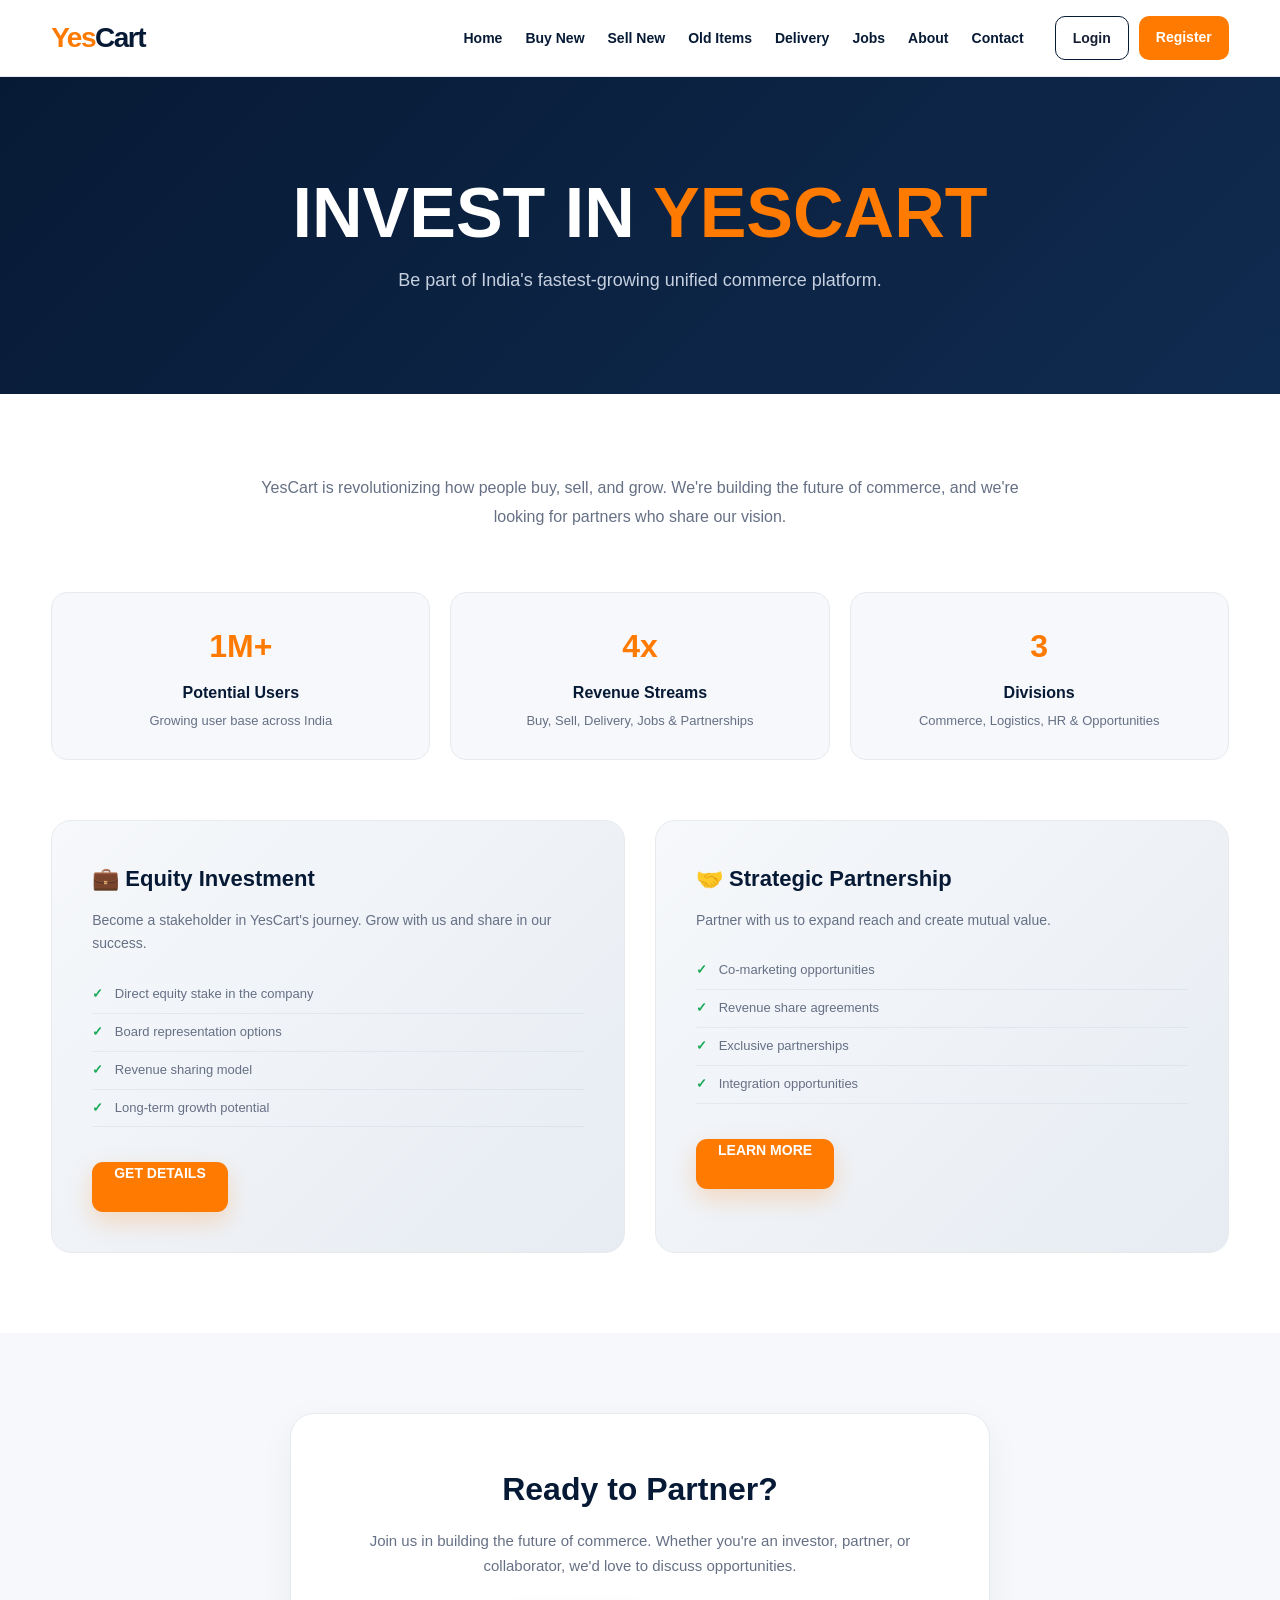
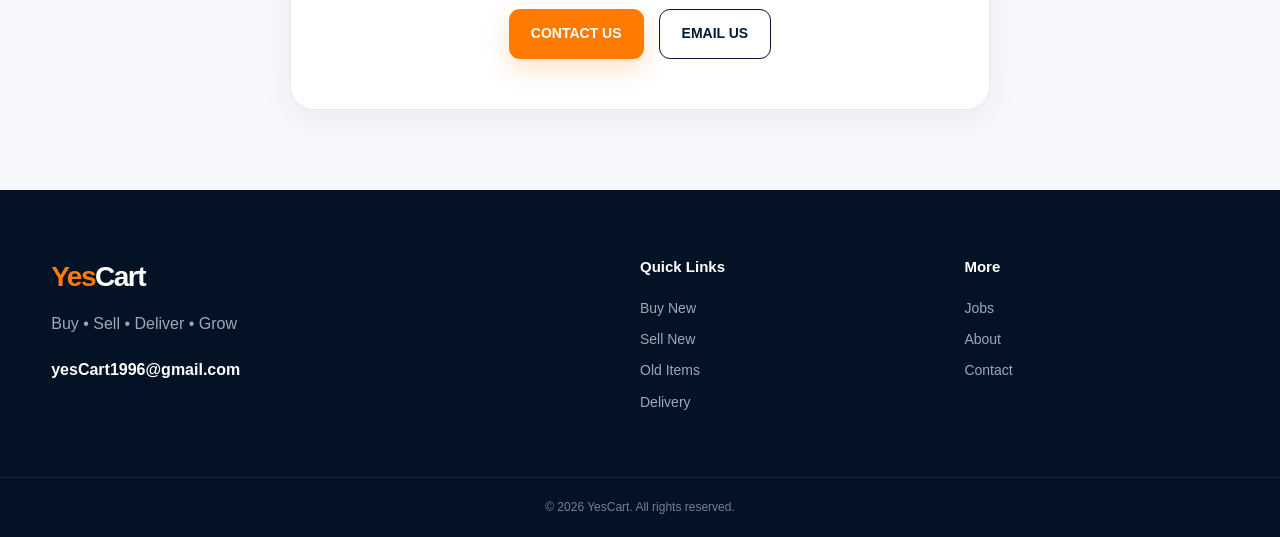
<file: invest/index.html>
<!DOCTYPE html>
<html lang="en">
<head>
  <meta charset="UTF-8">
  <meta name="viewport" content="width=device-width, initial-scale=1.0">

  <title>Investment & Partnership — YesCart</title>
  <meta name="description" content="Invest in YesCart and grow with us.">

  <link rel="stylesheet" href="../style.css">

  <style>
    .page-hero {
      background: linear-gradient(135deg, #071a35, #102b50);
      color: white;
      padding: 100px 0;
      text-align: center;
    }

    .page-hero h1 {
      font-size: clamp(36px, 6vw, 70px);
      line-height: 1.05;
      margin-bottom: 15px;
    }

    .page-hero h1 span {
      color: #ff7a00;
    }

    .page-hero p {
      color: #c6d0df;
      font-size: 18px;
      max-width: 600px;
      margin: 0 auto;
    }

    .investment-section {
      padding: 80px 0;
      background: white;
    }

    .investment-intro {
      max-width: 800px;
      margin: 0 auto 60px;
      text-align: center;
    }

    .investment-intro p {
      color: #667085;
      font-size: 16px;
      line-height: 1.8;
      margin-bottom: 20px;
    }

    .highlights-grid {
      display: grid;
      grid-template-columns: repeat(3, 1fr);
      gap: 20px;
      margin-bottom: 60px;
    }

    .highlight-card {
      background: #f6f8fb;
      border-radius: 16px;
      padding: 28px;
      text-align: center;
      border: 1px solid #e7ebf0;
    }

    .highlight-number {
      font-size: 32px;
      font-weight: 900;
      color: #ff7a00;
      margin-bottom: 8px;
    }

    .highlight-card h3 {
      color: #071a35;
      font-size: 16px;
      margin-bottom: 5px;
    }

    .highlight-card p {
      color: #667085;
      font-size: 13px;
    }

    .opportunities-grid {
      display: grid;
      grid-template-columns: repeat(2, 1fr);
      gap: 30px;
    }

    .opportunity-box {
      background: linear-gradient(135deg, #f6f8fb, #e7ecf2);
      border-radius: 20px;
      padding: 40px;
      border: 1px solid #e7ebf0;
      transition: .3s ease;
    }

    .opportunity-box:hover {
      transform: translateY(-5px);
      background: white;
      box-shadow: 0 15px 40px rgba(7,26,53,.08);
    }

    .opportunity-box h3 {
      color: #071a35;
      font-size: 22px;
      margin-bottom: 12px;
    }

    .opportunity-box p {
      color: #667085;
      font-size: 14px;
      line-height: 1.7;
      margin-bottom: 20px;
    }

    .opportunity-list {
      list-style: none;
      margin-bottom: 25px;
    }

    .opportunity-list li {
      color: #667085;
      font-size: 13px;
      padding: 8px 0;
      border-bottom: 1px solid rgba(7,26,53,.05);
    }

    .opportunity-list li:before {
      content: "✓ ";
      color: #18a957;
      font-weight: 800;
      margin-right: 8px;
    }

    .cta-button {
      display: inline-block;
      margin-top: 10px;
    }

    .contact-section {
      background: #f6f8fb;
      padding: 80px 0;
    }

    .contact-box {
      max-width: 700px;
      margin: 0 auto;
      background: white;
      border-radius: 24px;
      padding: 50px;
      text-align: center;
      border: 1px solid #e7ebf0;
      box-shadow: 0 10px 35px rgba(7,26,53,.05);
    }

    .contact-box h2 {
      color: #071a35;
      font-size: 32px;
      margin-bottom: 12px;
    }

    .contact-box p {
      color: #667085;
      font-size: 15px;
      margin-bottom: 30px;
      line-height: 1.7;
    }

    .contact-buttons {
      display: flex;
      gap: 15px;
      justify-content: center;
      flex-wrap: wrap;
    }

    @media(max-width: 900px) {
      .highlights-grid {
        grid-template-columns: repeat(2, 1fr);
      }
      .opportunities-grid {
        grid-template-columns: 1fr;
      }
    }

    @media(max-width: 600px) {
      .highlights-grid {
        grid-template-columns: 1fr;
      }
      .contact-box {
        padding: 30px 20px;
      }
      .contact-buttons {
        flex-direction: column;
      }
    }
  </style>
</head>

<body>

<!-- HEADER -->

<header class="header">
  <div class="container nav">
    <a href="/" class="logo"><span>Yes</span>Cart</a>
    <button class="menu-btn" onclick="toggleMenu()" aria-label="Menu">☰</button>
    <nav id="navMenu">
      <a href="/">Home</a>
      <a href="/buy">Buy New</a>
      <a href="/sell">Sell New</a>
      <a href="/old-items">Old Items</a>
      <a href="/delivery">Delivery</a>
      <a href="/jobs">Jobs</a>
      <a href="/about">About</a>
      <a href="/contact">Contact</a>
      <div class="auth-buttons">
        <a href="/login" class="login-btn">Login</a>
        <a href="/register" class="register-btn">Register</a>
      </div>
    </nav>
  </div>
</header>

<!-- PAGE HERO -->

<section class="page-hero">
  <div class="container">
    <h1>INVEST IN <span>YESCART</span></h1>
    <p>Be part of India's fastest-growing unified commerce platform.</p>
  </div>
</section>

<!-- INVESTMENT SECTION -->

<section class="investment-section">
  <div class="container">

    <div class="investment-intro">
      <p>
        YesCart is revolutionizing how people buy, sell, and grow. We're building the future of commerce, and we're looking for partners who share our vision.
      </p>
    </div>

    <div class="highlights-grid">
      <div class="highlight-card">
        <div class="highlight-number">1M+</div>
        <h3>Potential Users</h3>
        <p>Growing user base across India</p>
      </div>
      <div class="highlight-card">
        <div class="highlight-number">4x</div>
        <h3>Revenue Streams</h3>
        <p>Buy, Sell, Delivery, Jobs & Partnerships</p>
      </div>
      <div class="highlight-card">
        <div class="highlight-number">3</div>
        <h3>Divisions</h3>
        <p>Commerce, Logistics, HR & Opportunities</p>
      </div>
    </div>

    <div class="opportunities-grid">
      <div class="opportunity-box">
        <h3>💼 Equity Investment</h3>
        <p>Become a stakeholder in YesCart's journey. Grow with us and share in our success.</p>
        <ul class="opportunity-list">
          <li>Direct equity stake in the company</li>
          <li>Board representation options</li>
          <li>Revenue sharing model</li>
          <li>Long-term growth potential</li>
        </ul>
        <a href="/contact" class="btn primary cta-button">GET DETAILS</a>
      </div>

      <div class="opportunity-box">
        <h3>🤝 Strategic Partnership</h3>
        <p>Partner with us to expand reach and create mutual value.</p>
        <ul class="opportunity-list">
          <li>Co-marketing opportunities</li>
          <li>Revenue share agreements</li>
          <li>Exclusive partnerships</li>
          <li>Integration opportunities</li>
        </ul>
        <a href="/contact" class="btn primary cta-button">LEARN MORE</a>
      </div>
    </div>

  </div>
</section>

<!-- CONTACT SECTION -->

<section class="contact-section">
  <div class="container">
    <div class="contact-box">
      <h2>Ready to Partner?</h2>
      <p>
        Join us in building the future of commerce. Whether you're an investor, partner, or collaborator, we'd love to discuss opportunities.
      </p>
      <div class="contact-buttons">
        <a href="/contact" class="btn primary">CONTACT US</a>
        <a href="mailto:yesCart1996@gmail.com" class="btn outline">EMAIL US</a>
      </div>
    </div>
  </div>
</section>

<!-- FOOTER -->

<footer>
  <div class="container footer-grid">
    <div>
      <a href="/" class="logo footer-logo"><span>Yes</span>Cart</a>
      <p>Buy • Sell • Deliver • Grow</p>
      <p class="email">yesCart1996@gmail.com</p>
    </div>
    <div>
      <h4>Quick Links</h4>
      <a href="/buy">Buy New</a>
      <a href="/sell">Sell New</a>
      <a href="/old-items">Old Items</a>
      <a href="/delivery">Delivery</a>
    </div>
    <div>
      <h4>More</h4>
      <a href="/jobs">Jobs</a>
      <a href="/about">About</a>
      <a href="/contact">Contact</a>
    </div>
  </div>
  <div class="copyright">© 2026 YesCart. All rights reserved.</div>
</footer>

<script src="../script.js"></script>
</body>
</html>
</file>
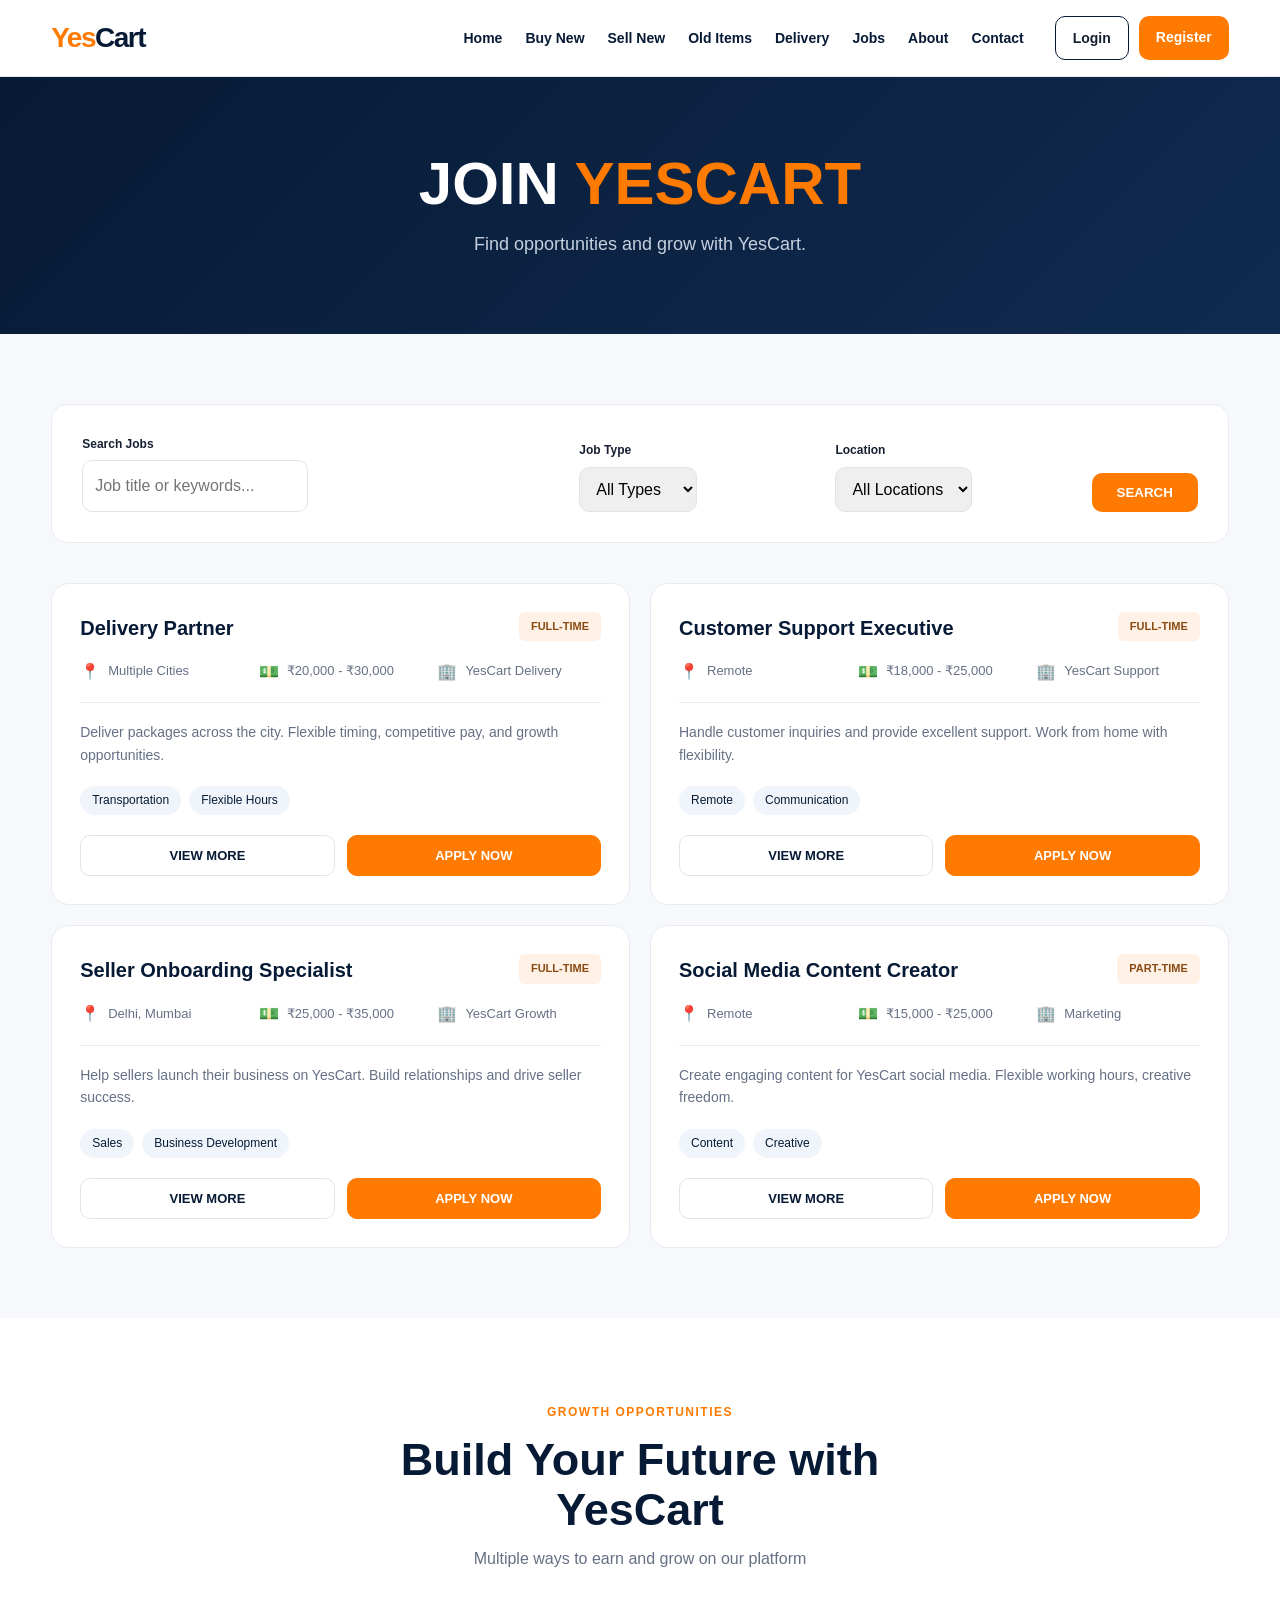
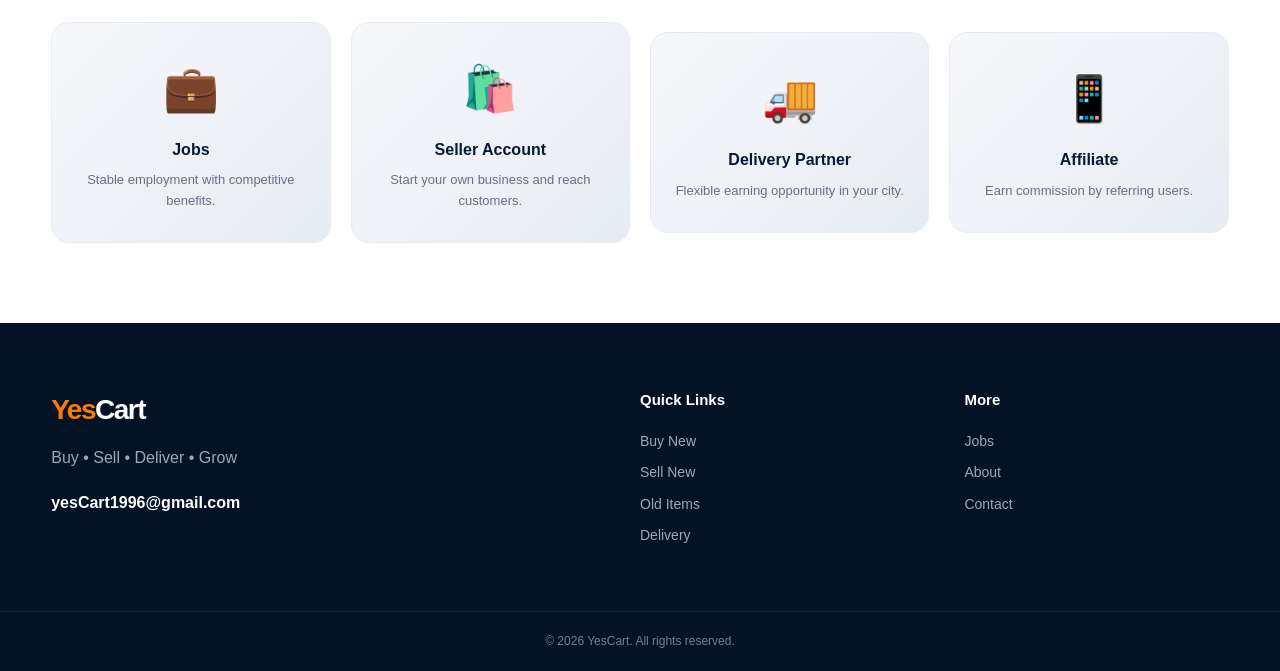
<file: jobs/index.html>
<!DOCTYPE html>
<html lang="en">
<head>
  <meta charset="UTF-8">
  <meta name="viewport" content="width=device-width, initial-scale=1.0">

  <title>Jobs & Opportunities — YesCart</title>
  <meta name="description" content="Find jobs and growth opportunities with YesCart.">

  <link rel="stylesheet" href="../style.css">

  <style>
    .page-hero {
      background: linear-gradient(135deg, #071a35, #102b50);
      color: white;
      padding: 75px 0;
      text-align: center;
    }

    .page-hero h1 {
      font-size: clamp(36px, 6vw, 60px);
      line-height: 1.05;
      margin-bottom: 15px;
    }

    .page-hero h1 span {
      color: #ff7a00;
    }

    .page-hero p {
      color: #c6d0df;
      font-size: 18px;
    }

    .jobs-section {
      padding: 70px 0;
      background: #f6f8fb;
    }

    .search-filter {
      background: white;
      padding: 30px;
      border-radius: 16px;
      border: 1px solid #e7ebf0;
      margin-bottom: 40px;
      display: grid;
      grid-template-columns: 2fr 1fr 1fr auto;
      gap: 15px;
      align-items: end;
    }

    .search-filter input,
    .search-filter select {
      padding: 12px;
      border: 1px solid #dfe4ea;
      border-radius: 10px;
      outline: none;
      font: inherit;
    }

    .search-filter input:focus,
    .search-filter select:focus {
      border-color: #ff7a00;
    }

    .search-filter label {
      display: block;
      font-size: 12px;
      font-weight: 800;
      color: #172033;
      margin-bottom: 6px;
    }

    .search-btn {
      padding: 12px 25px;
      background: #ff7a00;
      color: white;
      border: 0;
      border-radius: 10px;
      font-weight: 800;
      cursor: pointer;
      transition: .2s;
    }

    .search-btn:hover {
      background: #e86600;
    }

    .jobs-grid {
      display: grid;
      grid-template-columns: repeat(2, 1fr);
      gap: 20px;
    }

    .job-card {
      background: white;
      border: 1px solid #e7ebf0;
      border-radius: 18px;
      padding: 28px;
      transition: .3s ease;
    }

    .job-card:hover {
      transform: translateY(-5px);
      box-shadow: 0 15px 40px rgba(7,26,53,.09);
      border-color: rgba(255,122,0,.3);
    }

    .job-header {
      display: flex;
      justify-content: space-between;
      align-items: start;
      margin-bottom: 15px;
    }

    .job-title {
      color: #071a35;
      font-size: 20px;
      font-weight: 800;
      max-width: 80%;
    }

    .job-type {
      display: inline-block;
      font-size: 11px;
      font-weight: 800;
      background: #fff1e6;
      color: #8a4b13;
      padding: 6px 12px;
      border-radius: 6px;
      white-space: nowrap;
    }

    .job-meta {
      display: grid;
      grid-template-columns: repeat(3, 1fr);
      gap: 15px;
      margin-bottom: 18px;
      padding-bottom: 18px;
      border-bottom: 1px solid #e7ebf0;
    }

    .meta-item {
      display: flex;
      align-items: center;
      gap: 8px;
      font-size: 13px;
      color: #667085;
    }

    .meta-icon {
      font-size: 16px;
    }

    .job-description {
      color: #667085;
      font-size: 14px;
      line-height: 1.6;
      margin-bottom: 20px;
    }

    .job-tags {
      display: flex;
      flex-wrap: wrap;
      gap: 8px;
      margin-bottom: 20px;
    }

    .job-tag {
      display: inline-block;
      font-size: 12px;
      background: #f0f5fb;
      color: #071a35;
      padding: 5px 12px;
      border-radius: 20px;
    }

    .job-actions {
      display: grid;
      grid-template-columns: 1fr 1fr;
      gap: 12px;
    }

    .job-btn {
      padding: 12px;
      border: 1px solid #dfe4ea;
      border-radius: 10px;
      font-weight: 800;
      font-size: 13px;
      cursor: pointer;
      transition: .2s;
      background: white;
      color: #071a35;
    }

    .job-btn:hover {
      border-color: #ff7a00;
      color: #ff7a00;
    }

    .apply-btn {
      background: #ff7a00;
      color: white;
      border-color: #ff7a00;
    }

    .apply-btn:hover {
      background: #e86600;
      border-color: #e86600;
    }

    .opportunities-section {
      background: white;
      padding: 80px 0;
    }

    .opportunity-grid {
      display: grid;
      grid-template-columns: repeat(4, 1fr);
      gap: 20px;
    }

    .opportunity-card {
      background: linear-gradient(135deg, #f6f8fb, #e7ecf2);
      border-radius: 18px;
      padding: 30px 22px;
      text-align: center;
      transition: .3s ease;
      border: 1px solid #e7ebf0;
    }

    .opportunity-card:hover {
      transform: translateY(-5px);
      background: white;
      box-shadow: 0 15px 40px rgba(7,26,53,.08);
    }

    .opportunity-emoji {
      font-size: 45px;
      margin-bottom: 12px;
    }

    .opportunity-card h3 {
      color: #071a35;
      font-size: 16px;
      margin-bottom: 8px;
    }

    .opportunity-card p {
      color: #667085;
      font-size: 13px;
    }

    @media(max-width: 1000px) {
      .jobs-grid {
        grid-template-columns: 1fr;
      }
      .search-filter {
        grid-template-columns: 1fr 1fr;
      }
      .opportunity-grid {
        grid-template-columns: repeat(2, 1fr);
      }
    }

    @media(max-width: 600px) {
      .search-filter {
        grid-template-columns: 1fr;
      }
      .opportunity-grid {
        grid-template-columns: 1fr;
      }
      .job-meta {
        grid-template-columns: 1fr;
      }
      .job-actions {
        grid-template-columns: 1fr;
      }
    }
  </style>
</head>

<body>

<!-- HEADER -->

<header class="header">
  <div class="container nav">

    <a href="/" class="logo">
      <span>Yes</span>Cart
    </a>

    <button class="menu-btn" onclick="toggleMenu()" aria-label="Menu">
      ☰
    </button>

    <nav id="navMenu">

      <a href="/">Home</a>
      <a href="/buy">Buy New</a>
      <a href="/sell">Sell New</a>
      <a href="/old-items">Old Items</a>
      <a href="/delivery">Delivery</a>
      <a href="/jobs">Jobs</a>
      <a href="/about">About</a>
      <a href="/contact">Contact</a>

      <div class="auth-buttons">
        <a href="/login" class="login-btn">Login</a>
        <a href="/register" class="register-btn">Register</a>
      </div>

    </nav>

  </div>
</header>


<!-- PAGE HERO -->

<section class="page-hero">

  <div class="container">

    <h1>
      JOIN <span>YESCART</span>
    </h1>

    <p>
      Find opportunities and grow with YesCart.
    </p>

  </div>

</section>


<!-- JOBS SECTION -->

<section class="jobs-section">

  <div class="container">

    <!-- SEARCH & FILTER -->

    <div class="search-filter">

      <div>
        <label>Search Jobs</label>
        <input type="text" placeholder="Job title or keywords...">
      </div>

      <div>
        <label>Job Type</label>
        <select>
          <option>All Types</option>
          <option>Full-time</option>
          <option>Part-time</option>
          <option>Freelance</option>
        </select>
      </div>

      <div>
        <label>Location</label>
        <select>
          <option>All Locations</option>
          <option>Remote</option>
          <option>On-site</option>
        </select>
      </div>

      <button class="search-btn">SEARCH</button>

    </div>


    <!-- JOB LISTINGS -->

    <div class="jobs-grid">

      <!-- Job 1 -->
      <div class="job-card">

        <div class="job-header">
          <h3 class="job-title">Delivery Partner</h3>
          <span class="job-type">FULL-TIME</span>
        </div>

        <div class="job-meta">
          <div class="meta-item">
            <span class="meta-icon">📍</span>
            <span>Multiple Cities</span>
          </div>
          <div class="meta-item">
            <span class="meta-icon">💵</span>
            <span>₹20,000 - ₹30,000</span>
          </div>
          <div class="meta-item">
            <span class="meta-icon">🏢</span>
            <span>YesCart Delivery</span>
          </div>
        </div>

        <p class="job-description">
          Deliver packages across the city. Flexible timing, competitive pay, and growth opportunities.
        </p>

        <div class="job-tags">
          <span class="job-tag">Transportation</span>
          <span class="job-tag">Flexible Hours</span>
        </div>

        <div class="job-actions">
          <button class="job-btn">VIEW MORE</button>
          <button class="job-btn apply-btn">APPLY NOW</button>
        </div>

      </div>

      <!-- Job 2 -->
      <div class="job-card">

        <div class="job-header">
          <h3 class="job-title">Customer Support Executive</h3>
          <span class="job-type">FULL-TIME</span>
        </div>

        <div class="job-meta">
          <div class="meta-item">
            <span class="meta-icon">📍</span>
            <span>Remote</span>
          </div>
          <div class="meta-item">
            <span class="meta-icon">💵</span>
            <span>₹18,000 - ₹25,000</span>
          </div>
          <div class="meta-item">
            <span class="meta-icon">🏢</span>
            <span>YesCart Support</span>
          </div>
        </div>

        <p class="job-description">
          Handle customer inquiries and provide excellent support. Work from home with flexibility.
        </p>

        <div class="job-tags">
          <span class="job-tag">Remote</span>
          <span class="job-tag">Communication</span>
        </div>

        <div class="job-actions">
          <button class="job-btn">VIEW MORE</button>
          <button class="job-btn apply-btn">APPLY NOW</button>
        </div>

      </div>

      <!-- Job 3 -->
      <div class="job-card">

        <div class="job-header">
          <h3 class="job-title">Seller Onboarding Specialist</h3>
          <span class="job-type">FULL-TIME</span>
        </div>

        <div class="job-meta">
          <div class="meta-item">
            <span class="meta-icon">📍</span>
            <span>Delhi, Mumbai</span>
          </div>
          <div class="meta-item">
            <span class="meta-icon">💵</span>
            <span>₹25,000 - ₹35,000</span>
          </div>
          <div class="meta-item">
            <span class="meta-icon">🏢</span>
            <span>YesCart Growth</span>
          </div>
        </div>

        <p class="job-description">
          Help sellers launch their business on YesCart. Build relationships and drive seller success.
        </p>

        <div class="job-tags">
          <span class="job-tag">Sales</span>
          <span class="job-tag">Business Development</span>
        </div>

        <div class="job-actions">
          <button class="job-btn">VIEW MORE</button>
          <button class="job-btn apply-btn">APPLY NOW</button>
        </div>

      </div>

      <!-- Job 4 -->
      <div class="job-card">

        <div class="job-header">
          <h3 class="job-title">Social Media Content Creator</h3>
          <span class="job-type">PART-TIME</span>
        </div>

        <div class="job-meta">
          <div class="meta-item">
            <span class="meta-icon">📍</span>
            <span>Remote</span>
          </div>
          <div class="meta-item">
            <span class="meta-icon">💵</span>
            <span>₹15,000 - ₹25,000</span>
          </div>
          <div class="meta-item">
            <span class="meta-icon">🏢</span>
            <span>Marketing</span>
          </div>
        </div>

        <p class="job-description">
          Create engaging content for YesCart social media. Flexible working hours, creative freedom.
        </p>

        <div class="job-tags">
          <span class="job-tag">Content</span>
          <span class="job-tag">Creative</span>
        </div>

        <div class="job-actions">
          <button class="job-btn">VIEW MORE</button>
          <button class="job-btn apply-btn">APPLY NOW</button>
        </div>

      </div>

    </div>

  </div>

</section>


<!-- OPPORTUNITIES SECTION -->

<section class="opportunities-section">

  <div class="container">

    <div class="section-heading">
      <span>GROWTH OPPORTUNITIES</span>
      <h2>Build Your Future with YesCart</h2>
      <p>Multiple ways to earn and grow on our platform</p>
    </div>

    <div class="opportunity-grid">

      <div class="opportunity-card">
        <div class="opportunity-emoji">💼</div>
        <h3>Jobs</h3>
        <p>Stable employment with competitive benefits.</p>
      </div>

      <div class="opportunity-card">
        <div class="opportunity-emoji">🛍️</div>
        <h3>Seller Account</h3>
        <p>Start your own business and reach customers.</p>
      </div>

      <div class="opportunity-card">
        <div class="opportunity-emoji">🚚</div>
        <h3>Delivery Partner</h3>
        <p>Flexible earning opportunity in your city.</p>
      </div>

      <div class="opportunity-card">
        <div class="opportunity-emoji">📱</div>
        <h3>Affiliate</h3>
        <p>Earn commission by referring users.</p>
      </div>

    </div>

  </div>

</section>


<!-- FOOTER -->

<footer>

  <div class="container footer-grid">

    <div>

      <a href="/" class="logo footer-logo">
        <span>Yes</span>Cart
      </a>

      <p>
        Buy • Sell • Deliver • Grow
      </p>

      <p class="email">
        yesCart1996@gmail.com
      </p>

    </div>


    <div>

      <h4>Quick Links</h4>

      <a href="/buy">Buy New</a>
      <a href="/sell">Sell New</a>
      <a href="/old-items">Old Items</a>
      <a href="/delivery">Delivery</a>

    </div>


    <div>

      <h4>More</h4>

      <a href="/jobs">Jobs</a>
      <a href="/about">About</a>
      <a href="/contact">Contact</a>

    </div>

  </div>


  <div class="copyright">
    © 2026 YesCart. All rights reserved.
  </div>

</footer>


<script src="../script.js"></script>

</body>
</html>
</file>
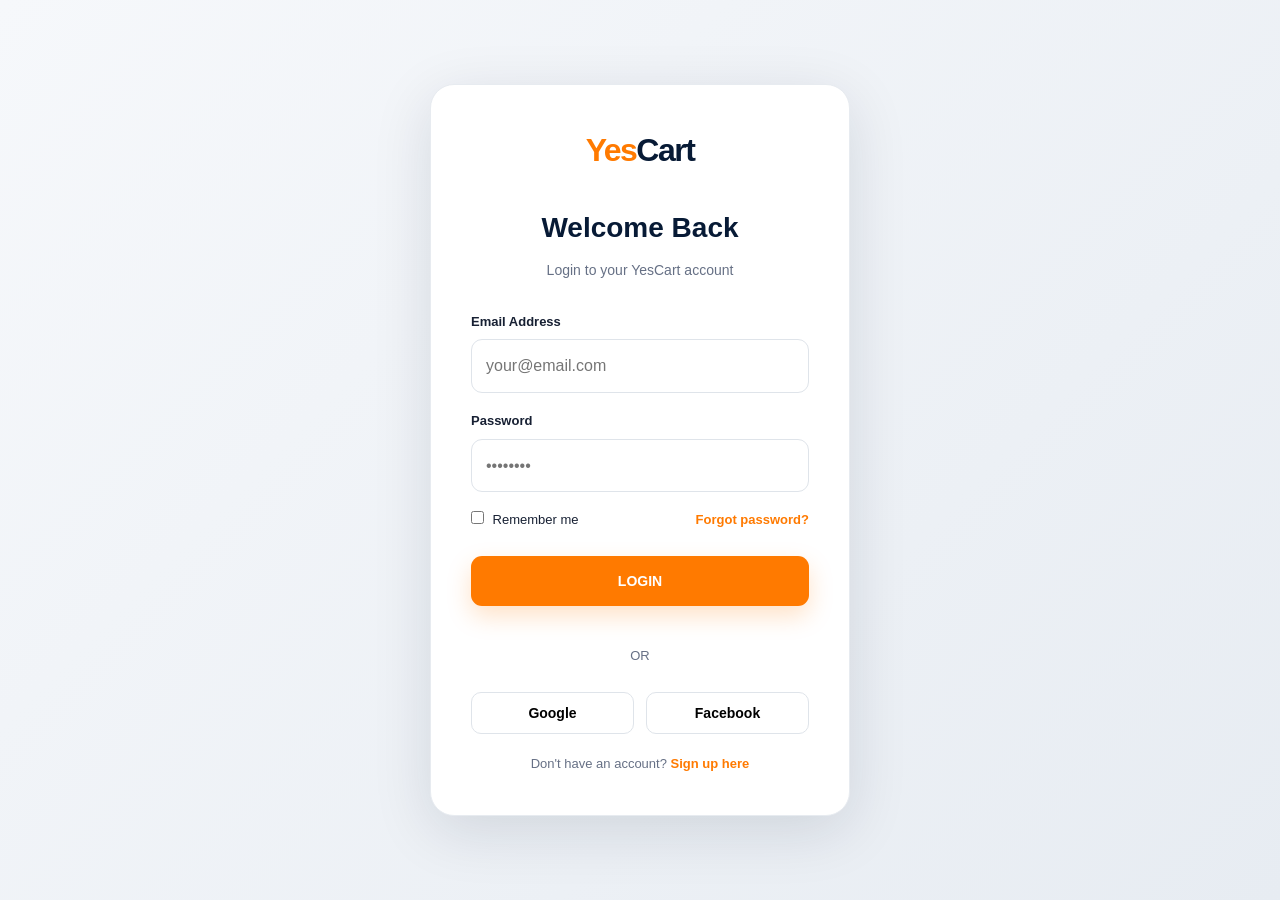
<file: login/index.html>
<!DOCTYPE html>
<html lang="en">
<head>
  <meta charset="UTF-8">
  <meta name="viewport" content="width=device-width, initial-scale=1.0">

  <title>Login — YesCart</title>
  <meta name="description" content="Login to your YesCart account.">

  <link rel="stylesheet" href="../style.css">

  <style>
    body {
      background: linear-gradient(135deg, #f6f8fb, #e7ecf2);
      display: grid;
      place-items: center;
      min-height: 100vh;
      padding: 20px;
    }

    .auth-container {
      width: 100%;
      max-width: 420px;
    }

    .auth-card {
      background: white;
      border-radius: 24px;
      padding: 40px;
      box-shadow: 0 15px 60px rgba(7,26,53,.12);
      border: 1px solid #e7ebf0;
    }

    .logo-center {
      text-align: center;
      margin-bottom: 30px;
    }

    .logo-center .logo {
      display: inline-block;
      font-size: 32px;
    }

    .auth-card h1 {
      color: #071a35;
      font-size: 28px;
      margin: 20px 0 8px;
      text-align: center;
    }

    .auth-intro {
      color: #667085;
      font-size: 14px;
      text-align: center;
      margin-bottom: 30px;
    }

    .form-group {
      margin-bottom: 18px;
    }

    .form-group label {
      display: block;
      color: #172033;
      font-size: 13px;
      font-weight: 800;
      margin-bottom: 7px;
    }

    .form-group input {
      width: 100%;
      border: 1px solid #dfe4ea;
      border-radius: 11px;
      padding: 13px 14px;
      outline: none;
      font: inherit;
      transition: .2s;
    }

    .form-group input:focus {
      border-color: #ff7a00;
      box-shadow: 0 0 0 3px rgba(255,122,0,.08);
    }

    .remember-forgot {
      display: flex;
      justify-content: space-between;
      align-items: center;
      font-size: 13px;
      margin-bottom: 25px;
    }

    .remember-forgot a {
      color: #ff7a00;
      font-weight: 700;
    }

    .login-btn {
      width: 100%;
      border: 0;
      cursor: pointer;
      margin-bottom: 15px;
    }

    .divider {
      text-align: center;
      margin: 25px 0;
      color: #667085;
      font-size: 13px;
    }

    .social-login {
      display: grid;
      grid-template-columns: 1fr 1fr;
      gap: 12px;
    }

    .social-btn {
      border: 1px solid #dfe4ea;
      background: white;
      border-radius: 10px;
      padding: 12px;
      text-align: center;
      cursor: pointer;
      font-size: 14px;
      font-weight: 700;
      transition: .2s;
    }

    .social-btn:hover {
      border-color: #ff7a00;
      color: #ff7a00;
    }

    .auth-footer {
      text-align: center;
      margin-top: 20px;
      font-size: 13px;
      color: #667085;
    }

    .auth-footer a {
      color: #ff7a00;
      font-weight: 700;
    }
  </style>
</head>

<body>

<div class="auth-container">
  <div class="auth-card">
    <div class="logo-center">
      <a href="/" class="logo"><span>Yes</span>Cart</a>
    </div>

    <h1>Welcome Back</h1>
    <p class="auth-intro">Login to your YesCart account</p>

    <form>
      <div class="form-group">
        <label for="email">Email Address</label>
        <input type="email" id="email" placeholder="your@email.com" required>
      </div>

      <div class="form-group">
        <label for="password">Password</label>
        <input type="password" id="password" placeholder="••••••••" required>
      </div>

      <div class="remember-forgot">
        <label>
          <input type="checkbox" style="margin-right: 5px;">
          Remember me
        </label>
        <a href="#">Forgot password?</a>
      </div>

      <button type="submit" class="btn primary login-btn">LOGIN</button>
    </form>

    <div class="divider">OR</div>

    <div class="social-login">
      <button class="social-btn">Google</button>
      <button class="social-btn">Facebook</button>
    </div>

    <div class="auth-footer">
      Don't have an account? <a href="/register">Sign up here</a>
    </div>
  </div>
</div>

<script src="../script.js"></script>
</body>
</html>
</file>
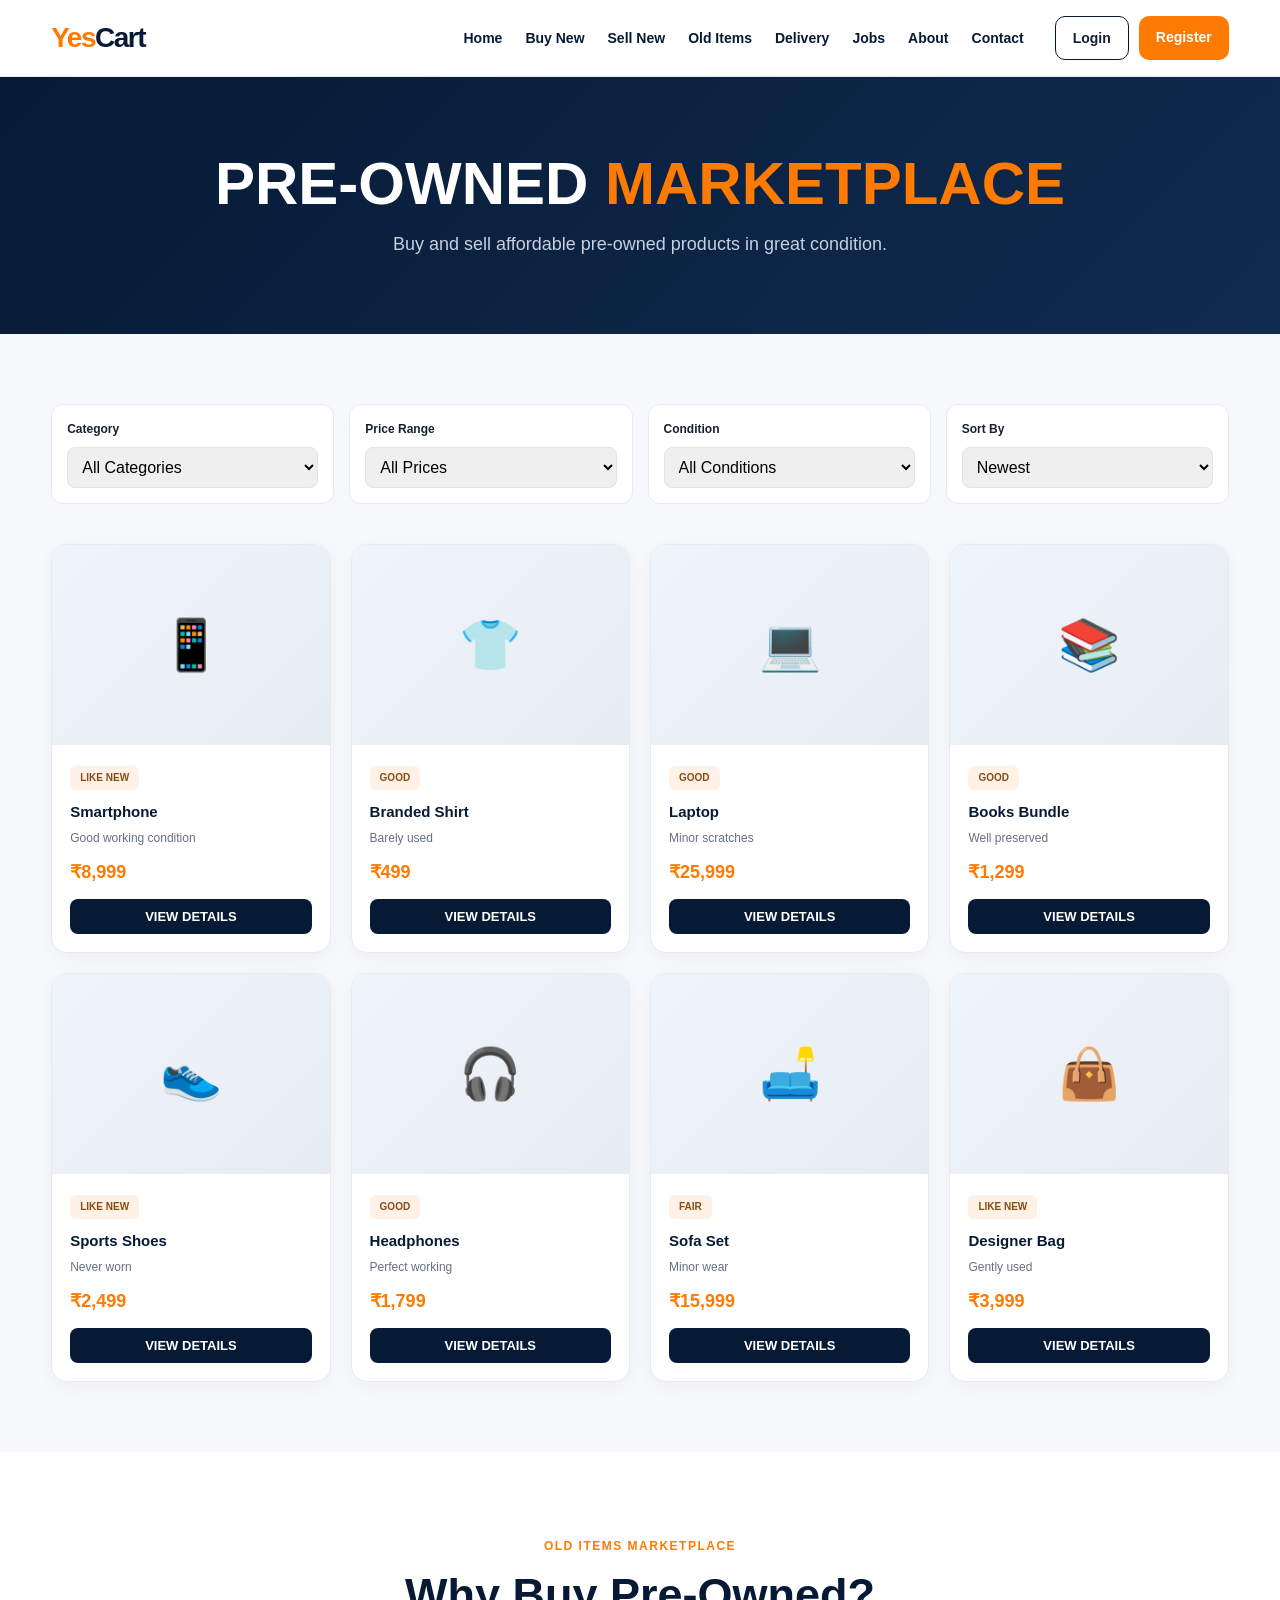
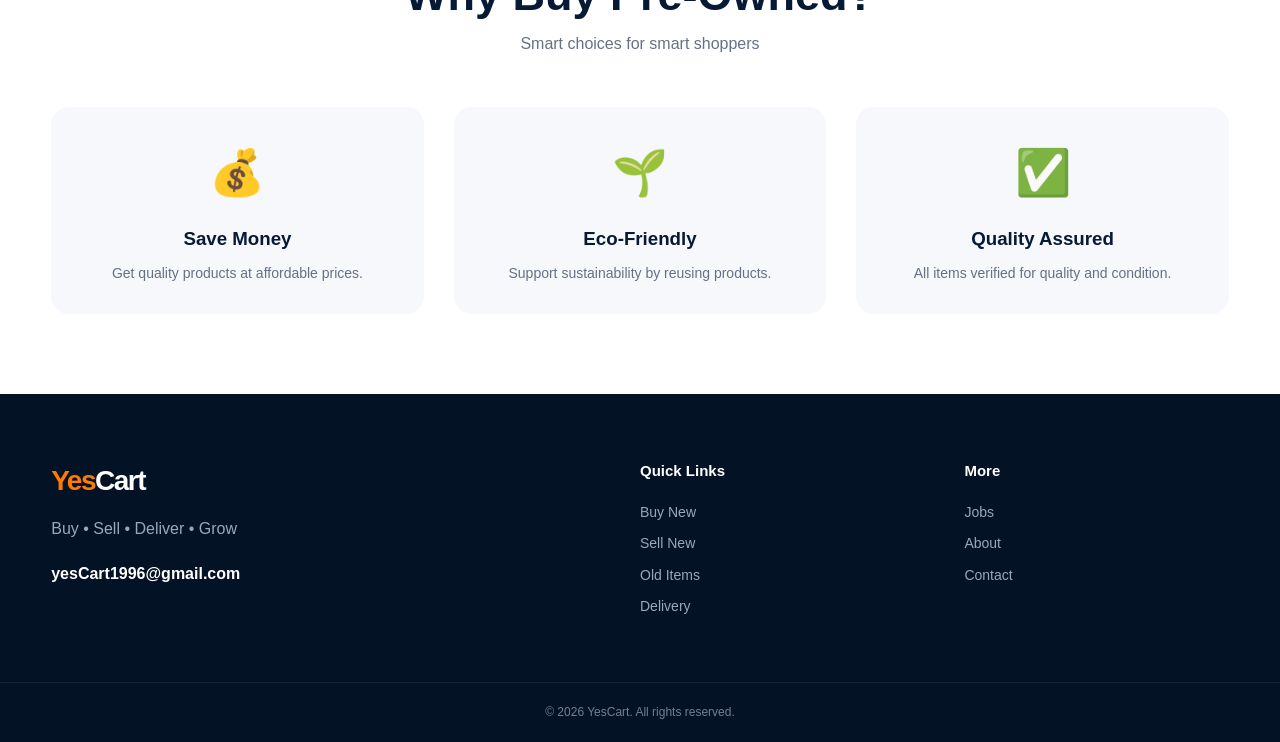
<file: old-items/index.html>
<!DOCTYPE html>
<html lang="en">
<head>
  <meta charset="UTF-8">
  <meta name="viewport" content="width=device-width, initial-scale=1.0">

  <title>Old Items Marketplace — YesCart</title>
  <meta name="description" content="Buy and sell pre-owned products on YesCart.">

  <link rel="stylesheet" href="../style.css">

  <style>
    .page-hero {
      background: linear-gradient(135deg, #071a35, #102b50);
      color: white;
      padding: 75px 0;
      text-align: center;
    }

    .page-hero h1 {
      font-size: clamp(36px, 6vw, 60px);
      line-height: 1.05;
      margin-bottom: 15px;
    }

    .page-hero h1 span {
      color: #ff7a00;
    }

    .page-hero p {
      color: #c6d0df;
      font-size: 18px;
    }

    .old-items-section {
      padding: 70px 0;
      background: #f6f8fb;
    }

    .filters-grid {
      display: grid;
      grid-template-columns: repeat(4, 1fr);
      gap: 15px;
      margin-bottom: 40px;
    }

    .filter-group {
      background: white;
      padding: 15px;
      border-radius: 12px;
      border: 1px solid #e7ebf0;
    }

    .filter-group label {
      display: block;
      font-size: 12px;
      font-weight: 800;
      color: #172033;
      margin-bottom: 8px;
    }

    .filter-group select {
      width: 100%;
      padding: 10px;
      border: 1px solid #dfe4ea;
      border-radius: 8px;
      outline: none;
      font: inherit;
      cursor: pointer;
    }

    .filter-group select:focus {
      border-color: #ff7a00;
    }

    .items-grid {
      display: grid;
      grid-template-columns: repeat(4, 1fr);
      gap: 20px;
    }

    .item-card {
      background: white;
      border-radius: 16px;
      overflow: hidden;
      border: 1px solid #e7ebf0;
      transition: .3s ease;
      box-shadow: 0 5px 20px rgba(7,26,53,.04);
    }

    .item-card:hover {
      transform: translateY(-5px);
      box-shadow: 0 15px 40px rgba(7,26,53,.09);
      border-color: rgba(255,122,0,.3);
    }

    .item-image {
      width: 100%;
      height: 200px;
      background: linear-gradient(135deg, #f0f5fb, #e7ecf2);
      display: grid;
      place-items: center;
      font-size: 50px;
    }

    .item-info {
      padding: 18px;
    }

    .item-badge {
      display: inline-block;
      font-size: 10px;
      font-weight: 800;
      background: #fff1e6;
      color: #8a4b13;
      padding: 4px 10px;
      border-radius: 6px;
      margin-bottom: 10px;
    }

    .item-name {
      color: #071a35;
      font-size: 15px;
      font-weight: 800;
      margin-bottom: 5px;
    }

    .item-condition {
      font-size: 12px;
      color: #667085;
      margin-bottom: 10px;
    }

    .item-price {
      font-size: 18px;
      font-weight: 900;
      color: #ff7a00;
      margin-bottom: 12px;
    }

    .item-button {
      width: 100%;
      border: 0;
      background: #071a35;
      color: white;
      padding: 10px;
      border-radius: 8px;
      font-size: 13px;
      font-weight: 800;
      cursor: pointer;
      transition: .2s;
    }

    .item-button:hover {
      background: #ff7a00;
    }

    .info-section {
      background: white;
      padding: 80px 0;
    }

    .info-grid {
      display: grid;
      grid-template-columns: repeat(3, 1fr);
      gap: 30px;
    }

    .info-card {
      text-align: center;
      padding: 30px;
      border-radius: 18px;
      background: #f6f8fb;
      transition: .3s ease;
    }

    .info-card:hover {
      transform: translateY(-5px);
      background: white;
      box-shadow: 0 15px 40px rgba(7,26,53,.08);
    }

    .info-icon {
      font-size: 45px;
      margin-bottom: 15px;
    }

    .info-card h3 {
      color: #071a35;
      margin-bottom: 8px;
    }

    .info-card p {
      color: #667085;
      font-size: 14px;
    }

    @media(max-width: 1100px) {
      .filters-grid {
        grid-template-columns: repeat(2, 1fr);
      }
      .items-grid {
        grid-template-columns: repeat(3, 1fr);
      }
      .info-grid {
        grid-template-columns: repeat(2, 1fr);
      }
    }

    @media(max-width: 700px) {
      .filters-grid {
        grid-template-columns: 1fr;
      }
      .items-grid {
        grid-template-columns: repeat(2, 1fr);
      }
      .info-grid {
        grid-template-columns: 1fr;
      }
    }

    @media(max-width: 500px) {
      .items-grid {
        grid-template-columns: 1fr;
      }
    }
  </style>
</head>

<body>

<!-- HEADER -->

<header class="header">
  <div class="container nav">

    <a href="/" class="logo">
      <span>Yes</span>Cart
    </a>

    <button class="menu-btn" onclick="toggleMenu()" aria-label="Menu">
      ☰
    </button>

    <nav id="navMenu">

      <a href="/">Home</a>
      <a href="/buy">Buy New</a>
      <a href="/sell">Sell New</a>
      <a href="/old-items">Old Items</a>
      <a href="/delivery">Delivery</a>
      <a href="/jobs">Jobs</a>
      <a href="/about">About</a>
      <a href="/contact">Contact</a>

      <div class="auth-buttons">
        <a href="/login" class="login-btn">Login</a>
        <a href="/register" class="register-btn">Register</a>
      </div>

    </nav>

  </div>
</header>


<!-- PAGE HERO -->

<section class="page-hero">

  <div class="container">

    <h1>
      PRE-OWNED <span>MARKETPLACE</span>
    </h1>

    <p>
      Buy and sell affordable pre-owned products in great condition.
    </p>

  </div>

</section>


<!-- OLD ITEMS SECTION -->

<section class="old-items-section">

  <div class="container">

    <!-- FILTERS -->

    <div class="filters-grid">

      <div class="filter-group">
        <label>Category</label>
        <select>
          <option>All Categories</option>
          <option>Electronics</option>
          <option>Fashion</option>
          <option>Home & Living</option>
        </select>
      </div>

      <div class="filter-group">
        <label>Price Range</label>
        <select>
          <option>All Prices</option>
          <option>₹0 - ₹5,000</option>
          <option>₹5,000 - ₹15,000</option>
          <option>₹15,000+</option>
        </select>
      </div>

      <div class="filter-group">
        <label>Condition</label>
        <select>
          <option>All Conditions</option>
          <option>Like New</option>
          <option>Good</option>
          <option>Fair</option>
        </select>
      </div>

      <div class="filter-group">
        <label>Sort By</label>
        <select>
          <option>Newest</option>
          <option>Price: Low to High</option>
          <option>Price: High to Low</option>
          <option>Popular</option>
        </select>
      </div>

    </div>


    <!-- ITEMS GRID -->

    <div class="items-grid">

      <div class="item-card">
        <div class="item-image">📱</div>
        <div class="item-info">
          <span class="item-badge">LIKE NEW</span>
          <div class="item-name">Smartphone</div>
          <div class="item-condition">Good working condition</div>
          <div class="item-price">₹8,999</div>
          <button class="item-button">VIEW DETAILS</button>
        </div>
      </div>

      <div class="item-card">
        <div class="item-image">👕</div>
        <div class="item-info">
          <span class="item-badge">GOOD</span>
          <div class="item-name">Branded Shirt</div>
          <div class="item-condition">Barely used</div>
          <div class="item-price">₹499</div>
          <button class="item-button">VIEW DETAILS</button>
        </div>
      </div>

      <div class="item-card">
        <div class="item-image">💻</div>
        <div class="item-info">
          <span class="item-badge">GOOD</span>
          <div class="item-name">Laptop</div>
          <div class="item-condition">Minor scratches</div>
          <div class="item-price">₹25,999</div>
          <button class="item-button">VIEW DETAILS</button>
        </div>
      </div>

      <div class="item-card">
        <div class="item-image">📚</div>
        <div class="item-info">
          <span class="item-badge">GOOD</span>
          <div class="item-name">Books Bundle</div>
          <div class="item-condition">Well preserved</div>
          <div class="item-price">₹1,299</div>
          <button class="item-button">VIEW DETAILS</button>
        </div>
      </div>

      <div class="item-card">
        <div class="item-image">👟</div>
        <div class="item-info">
          <span class="item-badge">LIKE NEW</span>
          <div class="item-name">Sports Shoes</div>
          <div class="item-condition">Never worn</div>
          <div class="item-price">₹2,499</div>
          <button class="item-button">VIEW DETAILS</button>
        </div>
      </div>

      <div class="item-card">
        <div class="item-image">🎧</div>
        <div class="item-info">
          <span class="item-badge">GOOD</span>
          <div class="item-name">Headphones</div>
          <div class="item-condition">Perfect working</div>
          <div class="item-price">₹1,799</div>
          <button class="item-button">VIEW DETAILS</button>
        </div>
      </div>

      <div class="item-card">
        <div class="item-image">🛋️</div>
        <div class="item-info">
          <span class="item-badge">FAIR</span>
          <div class="item-name">Sofa Set</div>
          <div class="item-condition">Minor wear</div>
          <div class="item-price">₹15,999</div>
          <button class="item-button">VIEW DETAILS</button>
        </div>
      </div>

      <div class="item-card">
        <div class="item-image">👜</div>
        <div class="item-info">
          <span class="item-badge">LIKE NEW</span>
          <div class="item-name">Designer Bag</div>
          <div class="item-condition">Gently used</div>
          <div class="item-price">₹3,999</div>
          <button class="item-button">VIEW DETAILS</button>
        </div>
      </div>

    </div>

  </div>

</section>


<!-- INFO SECTION -->

<section class="info-section">

  <div class="container">

    <div class="section-heading">
      <span>OLD ITEMS MARKETPLACE</span>
      <h2>Why Buy Pre-Owned?</h2>
      <p>Smart choices for smart shoppers</p>
    </div>

    <div class="info-grid">

      <div class="info-card">
        <div class="info-icon">💰</div>
        <h3>Save Money</h3>
        <p>Get quality products at affordable prices.</p>
      </div>

      <div class="info-card">
        <div class="info-icon">🌱</div>
        <h3>Eco-Friendly</h3>
        <p>Support sustainability by reusing products.</p>
      </div>

      <div class="info-card">
        <div class="info-icon">✅</div>
        <h3>Quality Assured</h3>
        <p>All items verified for quality and condition.</p>
      </div>

    </div>

  </div>

</section>


<!-- FOOTER -->

<footer>

  <div class="container footer-grid">

    <div>

      <a href="/" class="logo footer-logo">
        <span>Yes</span>Cart
      </a>

      <p>
        Buy • Sell • Deliver • Grow
      </p>

      <p class="email">
        yesCart1996@gmail.com
      </p>

    </div>


    <div>

      <h4>Quick Links</h4>

      <a href="/buy">Buy New</a>
      <a href="/sell">Sell New</a>
      <a href="/old-items">Old Items</a>
      <a href="/delivery">Delivery</a>

    </div>


    <div>

      <h4>More</h4>

      <a href="/jobs">Jobs</a>
      <a href="/about">About</a>
      <a href="/contact">Contact</a>

    </div>

  </div>


  <div class="copyright">
    © 2026 YesCart. All rights reserved.
  </div>

</footer>


<script src="../script.js"></script>

</body>
</html>
</file>
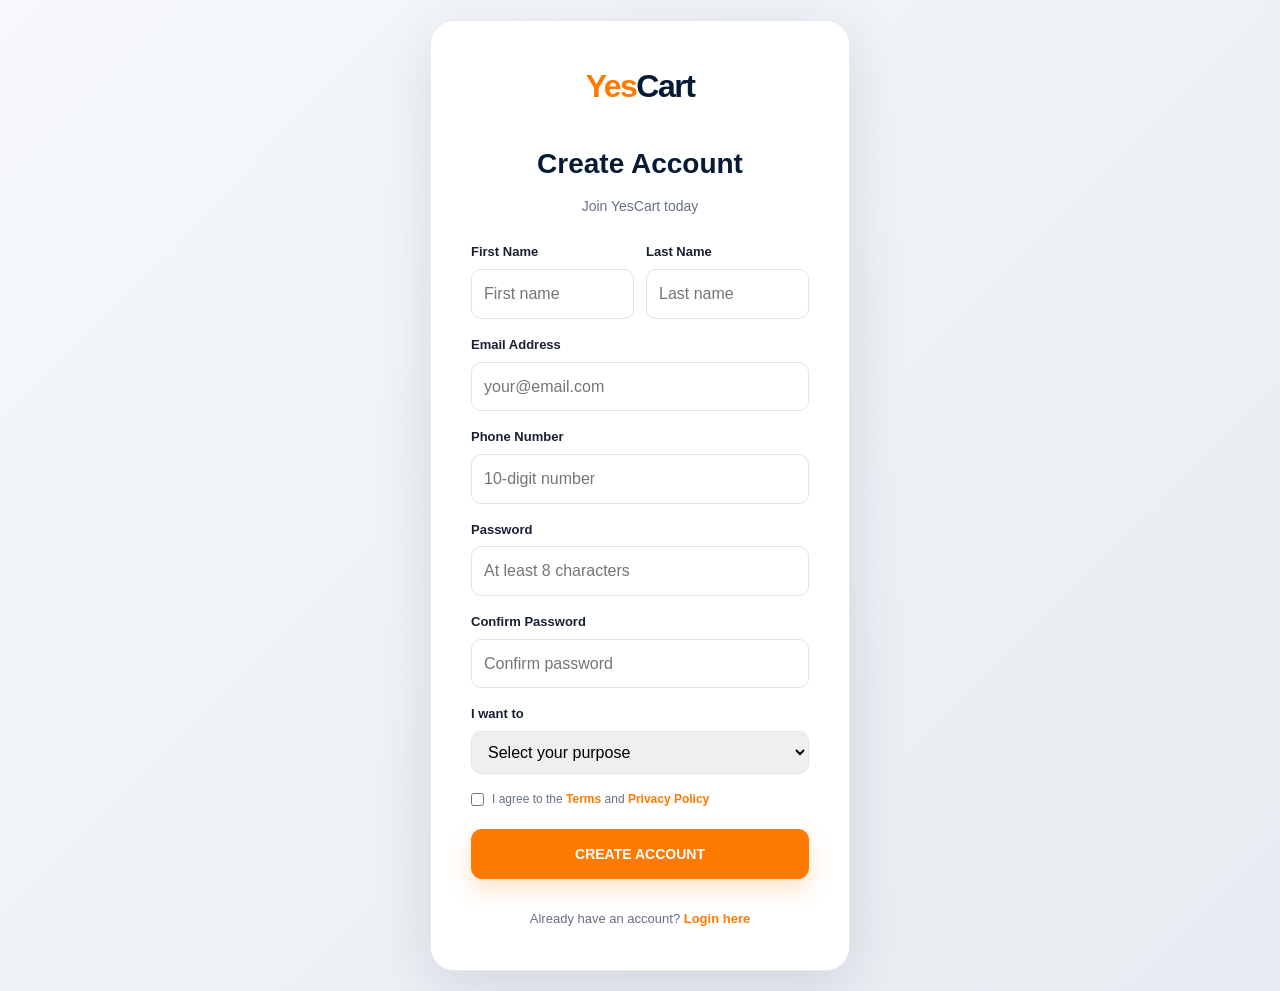
<file: register/index.html>
<!DOCTYPE html>
<html lang="en">
<head>
  <meta charset="UTF-8">
  <meta name="viewport" content="width=device-width, initial-scale=1.0">

  <title>Sign Up — YesCart</title>
  <meta name="description" content="Create your YesCart account.">

  <link rel="stylesheet" href="../style.css">

  <style>
    body {
      background: linear-gradient(135deg, #f6f8fb, #e7ecf2);
      display: grid;
      place-items: center;
      min-height: 100vh;
      padding: 20px;
    }

    .auth-container {
      width: 100%;
      max-width: 420px;
    }

    .auth-card {
      background: white;
      border-radius: 24px;
      padding: 40px;
      box-shadow: 0 15px 60px rgba(7,26,53,.12);
      border: 1px solid #e7ebf0;
    }

    .logo-center {
      text-align: center;
      margin-bottom: 30px;
    }

    .logo-center .logo {
      display: inline-block;
      font-size: 32px;
    }

    .auth-card h1 {
      color: #071a35;
      font-size: 28px;
      margin: 20px 0 8px;
      text-align: center;
    }

    .auth-intro {
      color: #667085;
      font-size: 14px;
      text-align: center;
      margin-bottom: 25px;
    }

    .form-group {
      margin-bottom: 16px;
    }

    .form-group label {
      display: block;
      color: #172033;
      font-size: 13px;
      font-weight: 800;
      margin-bottom: 6px;
    }

    .form-group input,
    .form-group select {
      width: 100%;
      border: 1px solid #dfe4ea;
      border-radius: 10px;
      padding: 11px 12px;
      outline: none;
      font: inherit;
      transition: .2s;
    }

    .form-group input:focus,
    .form-group select:focus {
      border-color: #ff7a00;
      box-shadow: 0 0 0 3px rgba(255,122,0,.08);
    }

    .form-row {
      display: grid;
      grid-template-columns: 1fr 1fr;
      gap: 12px;
    }

    .checkbox-group {
      display: flex;
      align-items: center;
      gap: 8px;
      font-size: 12px;
      color: #667085;
      margin-bottom: 20px;
    }

    .checkbox-group a {
      color: #ff7a00;
      font-weight: 700;
    }

    .signup-btn {
      width: 100%;
      border: 0;
      cursor: pointer;
      margin-bottom: 15px;
    }

    .auth-footer {
      text-align: center;
      margin-top: 15px;
      font-size: 13px;
      color: #667085;
    }

    .auth-footer a {
      color: #ff7a00;
      font-weight: 700;
    }
  </style>
</head>

<body>

<div class="auth-container">
  <div class="auth-card">
    <div class="logo-center">
      <a href="/" class="logo"><span>Yes</span>Cart</a>
    </div>

    <h1>Create Account</h1>
    <p class="auth-intro">Join YesCart today</p>

    <form>
      <div class="form-row">
        <div class="form-group">
          <label for="firstName">First Name</label>
          <input type="text" id="firstName" placeholder="First name" required>
        </div>
        <div class="form-group">
          <label for="lastName">Last Name</label>
          <input type="text" id="lastName" placeholder="Last name" required>
        </div>
      </div>

      <div class="form-group">
        <label for="email">Email Address</label>
        <input type="email" id="email" placeholder="your@email.com" required>
      </div>

      <div class="form-group">
        <label for="phone">Phone Number</label>
        <input type="tel" id="phone" placeholder="10-digit number" required>
      </div>

      <div class="form-group">
        <label for="password">Password</label>
        <input type="password" id="password" placeholder="At least 8 characters" required>
      </div>

      <div class="form-group">
        <label for="confirmPassword">Confirm Password</label>
        <input type="password" id="confirmPassword" placeholder="Confirm password" required>
      </div>

      <div class="form-group">
        <label for="accountType">I want to</label>
        <select id="accountType" required>
          <option value="">Select your purpose</option>
          <option>Buy products</option>
          <option>Sell products</option>
          <option>Explore opportunities</option>
          <option>All of the above</option>
        </select>
      </div>

      <div class="checkbox-group">
        <input type="checkbox" id="terms" required>
        <label for="terms" style="margin: 0;">
          I agree to the <a href="#">Terms</a> and <a href="#">Privacy Policy</a>
        </label>
      </div>

      <button type="submit" class="btn primary signup-btn">CREATE ACCOUNT</button>
    </form>

    <div class="auth-footer">
      Already have an account? <a href="/login">Login here</a>
    </div>
  </div>
</div>

<script src="../script.js"></script>
</body>
</html>
</file>
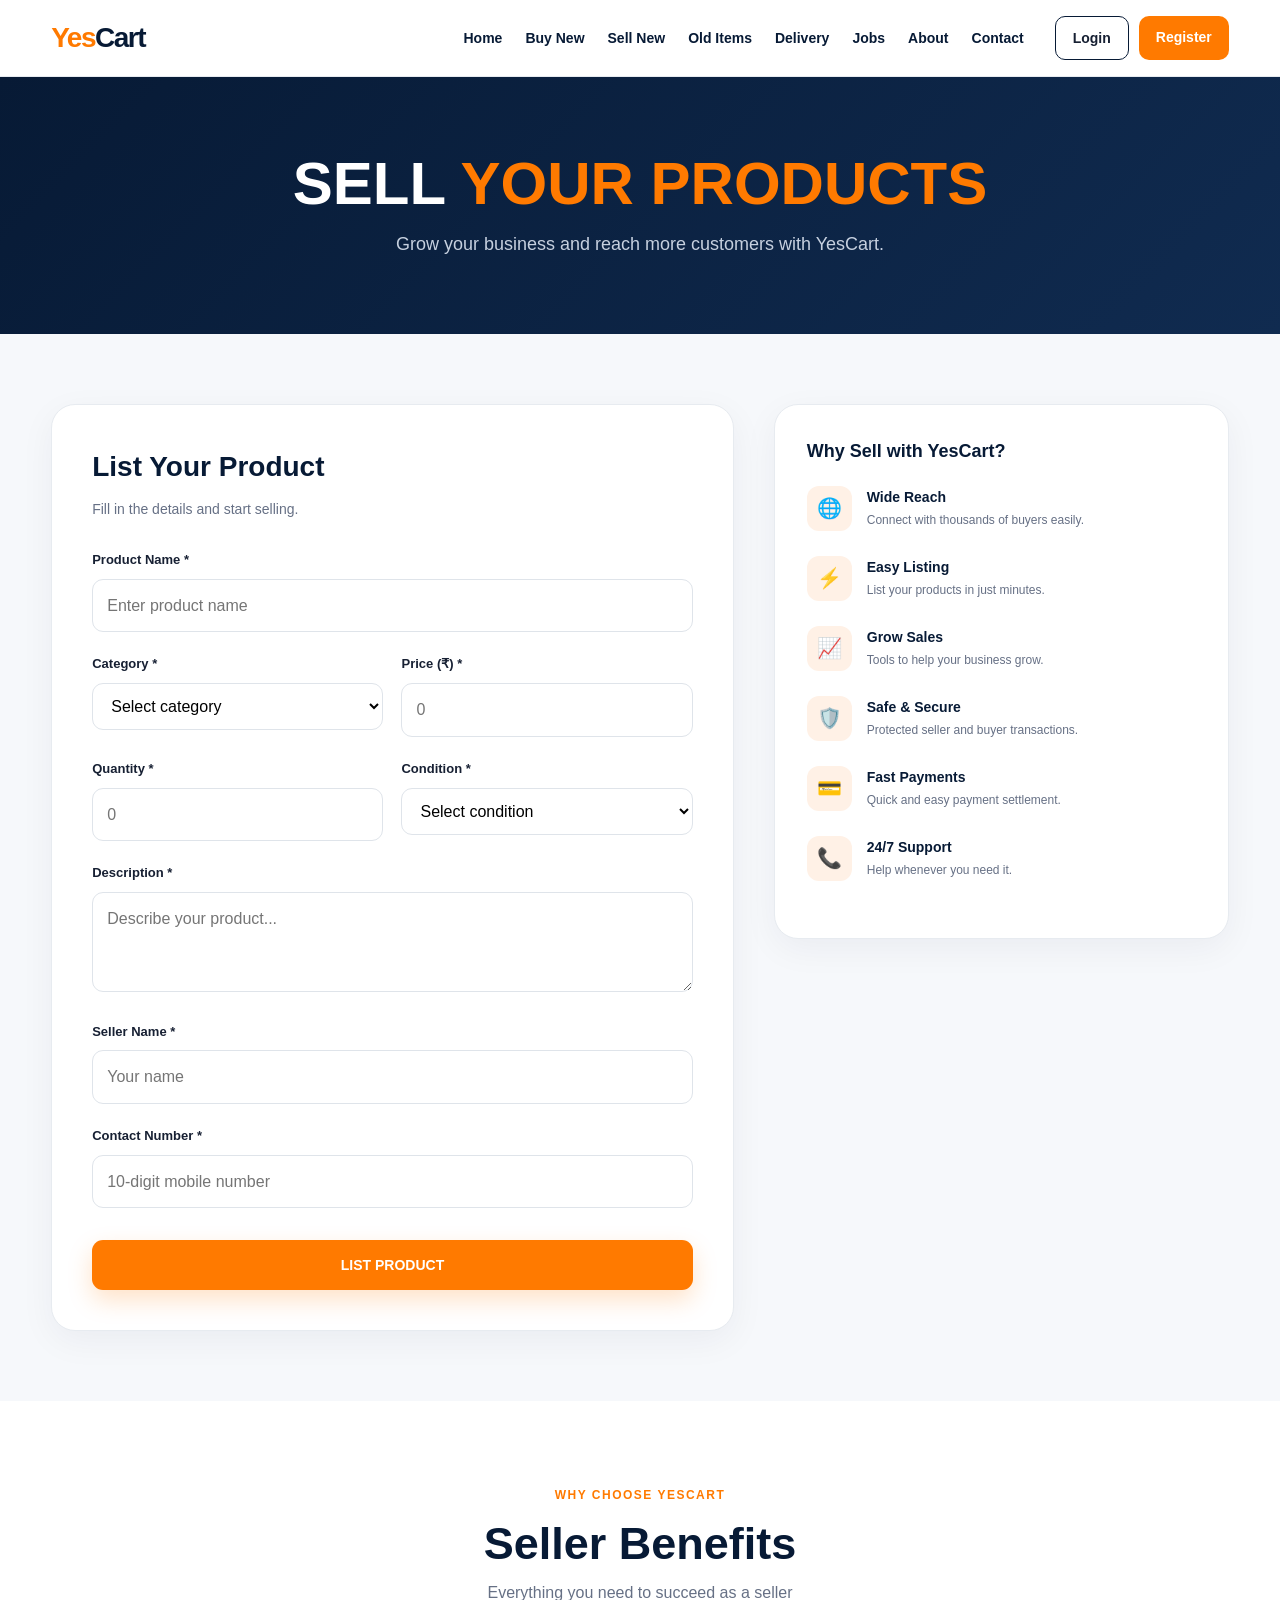
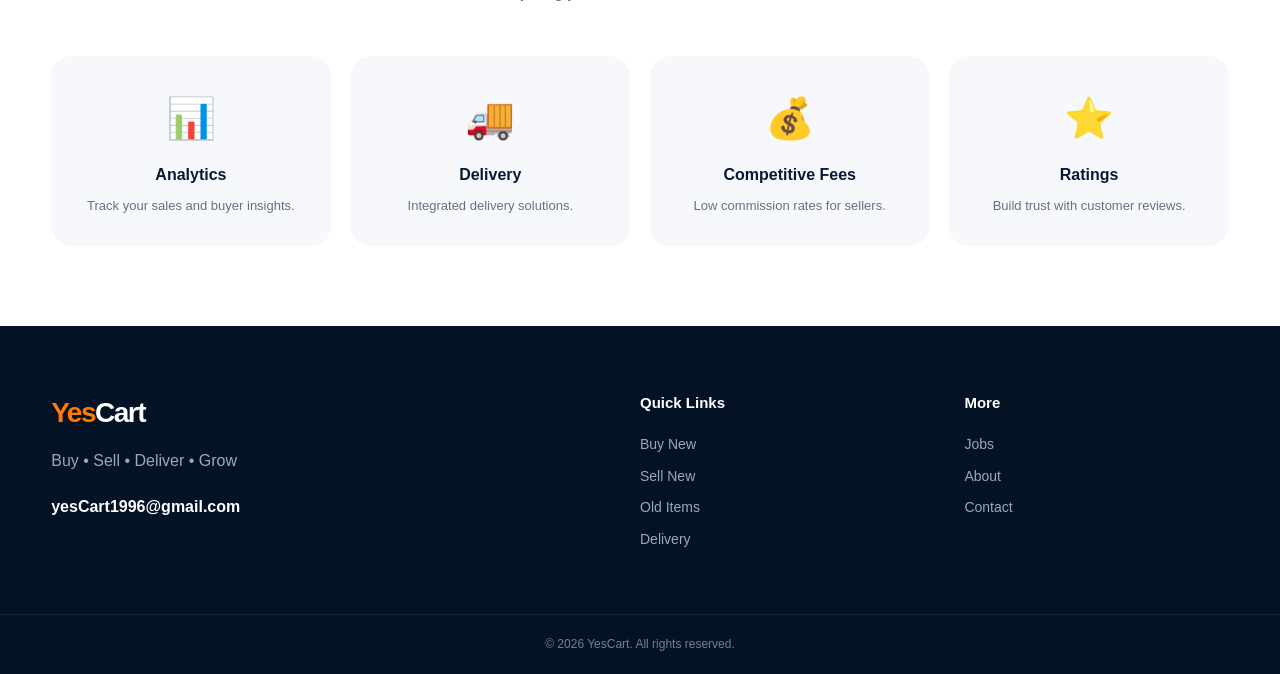
<file: sell/index.html>
<!DOCTYPE html>
<html lang="en">
<head>
  <meta charset="UTF-8">
  <meta name="viewport" content="width=device-width, initial-scale=1.0">

  <title>Sell New Products — YesCart</title>
  <meta name="description" content="Sell your products and grow your business on YesCart.">

  <link rel="stylesheet" href="../style.css">

  <style>
    .page-hero {
      background: linear-gradient(135deg, #071a35, #102b50);
      color: white;
      padding: 75px 0;
      text-align: center;
    }

    .page-hero h1 {
      font-size: clamp(36px, 6vw, 60px);
      line-height: 1.05;
      margin-bottom: 15px;
    }

    .page-hero h1 span {
      color: #ff7a00;
    }

    .page-hero p {
      color: #c6d0df;
      font-size: 18px;
    }

    .sell-section {
      padding: 70px 0;
      background: #f6f8fb;
    }

    .sell-layout {
      display: grid;
      grid-template-columns: 1.2fr 0.8fr;
      gap: 40px;
      align-items: start;
    }

    .sell-form-card {
      background: white;
      border: 1px solid #e7ebf0;
      border-radius: 24px;
      padding: 40px;
      box-shadow: 0 10px 35px rgba(7,26,53,.05);
    }

    .sell-form-card h2 {
      color: #071a35;
      font-size: 28px;
      margin-bottom: 8px;
    }

    .form-intro {
      color: #667085;
      font-size: 14px;
      margin-bottom: 30px;
    }

    .form-group {
      margin-bottom: 22px;
    }

    .form-group label {
      display: block;
      color: #172033;
      font-size: 13px;
      font-weight: 800;
      margin-bottom: 8px;
    }

    .form-group input,
    .form-group select,
    .form-group textarea {
      width: 100%;
      border: 1px solid #dfe4ea;
      border-radius: 11px;
      padding: 13px 14px;
      outline: none;
      font: inherit;
      background: white;
      transition: .2s;
    }

    .form-group input:focus,
    .form-group select:focus,
    .form-group textarea:focus {
      border-color: #ff7a00;
      box-shadow: 0 0 0 3px rgba(255,122,0,.08);
    }

    .form-group textarea {
      min-height: 100px;
      resize: vertical;
    }

    .form-row {
      display: grid;
      grid-template-columns: 1fr 1fr;
      gap: 18px;
    }

    .submit-btn {
      width: 100%;
      border: 0;
      cursor: pointer;
      margin-top: 10px;
    }

    .sell-info-card {
      background: white;
      border: 1px solid #e7ebf0;
      border-radius: 24px;
      padding: 32px;
      box-shadow: 0 10px 35px rgba(7,26,53,.05);
    }

    .sell-info-card h3 {
      color: #071a35;
      font-size: 18px;
      margin-bottom: 20px;
    }

    .info-item {
      display: flex;
      gap: 15px;
      margin-bottom: 25px;
    }

    .info-icon {
      width: 45px;
      height: 45px;
      border-radius: 12px;
      background: #fff1e6;
      display: grid;
      place-items: center;
      font-size: 20px;
      flex-shrink: 0;
    }

    .info-text h4 {
      color: #071a35;
      font-size: 14px;
      margin-bottom: 3px;
    }

    .info-text p {
      color: #667085;
      font-size: 12px;
      line-height: 1.5;
    }

    .benefits-section {
      background: white;
      padding: 80px 0;
    }

    .benefit-grid {
      display: grid;
      grid-template-columns: repeat(4, 1fr);
      gap: 20px;
    }

    .benefit-card {
      background: #f6f8fb;
      border-radius: 20px;
      padding: 30px 22px;
      text-align: center;
      transition: .3s ease;
    }

    .benefit-card:hover {
      transform: translateY(-5px);
      box-shadow: 0 15px 40px rgba(7,26,53,.09);
      background: white;
    }

    .benefit-emoji {
      font-size: 40px;
      margin-bottom: 12px;
    }

    .benefit-card h3 {
      color: #071a35;
      font-size: 16px;
      margin-bottom: 8px;
    }

    .benefit-card p {
      color: #667085;
      font-size: 13px;
    }

    .success-message {
      display: none;
      margin-top: 20px;
      padding: 15px;
      border-radius: 12px;
      background: #eaf9f0;
      color: #13763e;
      font-size: 14px;
      font-weight: 700;
    }

    @media(max-width: 900px) {
      .sell-layout {
        grid-template-columns: 1fr;
      }
      .form-row {
        grid-template-columns: 1fr;
      }
      .benefit-grid {
        grid-template-columns: repeat(2, 1fr);
      }
    }

    @media(max-width: 500px) {
      .sell-form-card,
      .sell-info-card {
        padding: 25px;
      }
      .benefit-grid {
        grid-template-columns: 1fr;
      }
    }
  </style>
</head>

<body>

<!-- HEADER -->

<header class="header">
  <div class="container nav">

    <a href="/" class="logo">
      <span>Yes</span>Cart
    </a>

    <button class="menu-btn" onclick="toggleMenu()" aria-label="Menu">
      ☰
    </button>

    <nav id="navMenu">

      <a href="/">Home</a>
      <a href="/buy">Buy New</a>
      <a href="/sell">Sell New</a>
      <a href="/old-items">Old Items</a>
      <a href="/delivery">Delivery</a>
      <a href="/jobs">Jobs</a>
      <a href="/about">About</a>
      <a href="/contact">Contact</a>

      <div class="auth-buttons">
        <a href="/login" class="login-btn">Login</a>
        <a href="/register" class="register-btn">Register</a>
      </div>

    </nav>

  </div>
</header>


<!-- PAGE HERO -->

<section class="page-hero">

  <div class="container">

    <h1>
      SELL <span>YOUR PRODUCTS</span>
    </h1>

    <p>
      Grow your business and reach more customers with YesCart.
    </p>

  </div>

</section>


<!-- SELL SECTION -->

<section class="sell-section">

  <div class="container sell-layout">

    <!-- FORM -->

    <div class="sell-form-card">

      <h2>
        List Your Product
      </h2>

      <p class="form-intro">
        Fill in the details and start selling.
      </p>

      <form id="sellForm">

        <div class="form-group">
          <label for="productName">
            Product Name *
          </label>
          <input
            type="text"
            id="productName"
            placeholder="Enter product name"
            required
          >
        </div>

        <div class="form-row">
          <div class="form-group">
            <label for="category">
              Category *
            </label>
            <select id="category" required>
              <option value="">Select category</option>
              <option>Electronics</option>
              <option>Fashion</option>
              <option>Home & Living</option>
              <option>Books</option>
              <option>Sports</option>
              <option>Other</option>
            </select>
          </div>

          <div class="form-group">
            <label for="price">
              Price (₹) *
            </label>
            <input
              type="number"
              id="price"
              placeholder="0"
              required
              min="0"
            >
          </div>
        </div>

        <div class="form-row">
          <div class="form-group">
            <label for="quantity">
              Quantity *
            </label>
            <input
              type="number"
              id="quantity"
              placeholder="0"
              required
              min="1"
            >
          </div>

          <div class="form-group">
            <label for="condition">
              Condition *
            </label>
            <select id="condition" required>
              <option value="">Select condition</option>
              <option>New</option>
              <option>Like New</option>
              <option>Good</option>
              <option>Fair</option>
            </select>
          </div>
        </div>

        <div class="form-group">
          <label for="description">
            Description *
          </label>
          <textarea
            id="description"
            placeholder="Describe your product..."
            required
          ></textarea>
        </div>

        <div class="form-group">
          <label for="sellerName">
            Seller Name *
          </label>
          <input
            type="text"
            id="sellerName"
            placeholder="Your name"
            required
          >
        </div>

        <div class="form-group">
          <label for="contact">
            Contact Number *
          </label>
          <input
            type="tel"
            id="contact"
            placeholder="10-digit mobile number"
            required
            pattern="[0-9]{10}"
          >
        </div>

        <button
          type="submit"
          class="btn primary submit-btn">
          LIST PRODUCT
        </button>

        <div id="successMessage" class="success-message">
          ✓ Product listed successfully!
          Your product is now visible to buyers.
        </div>

      </form>

    </div>


    <!-- INFO -->

    <aside class="sell-info-card">

      <h3>
        Why Sell with YesCart?
      </h3>

      <div class="info-item">
        <div class="info-icon">
          🌐
        </div>
        <div class="info-text">
          <h4>Wide Reach</h4>
          <p>Connect with thousands of buyers easily.</p>
        </div>
      </div>

      <div class="info-item">
        <div class="info-icon">
          ⚡
        </div>
        <div class="info-text">
          <h4>Easy Listing</h4>
          <p>List your products in just minutes.</p>
        </div>
      </div>

      <div class="info-item">
        <div class="info-icon">
          📈
        </div>
        <div class="info-text">
          <h4>Grow Sales</h4>
          <p>Tools to help your business grow.</p>
        </div>
      </div>

      <div class="info-item">
        <div class="info-icon">
          🛡️
        </div>
        <div class="info-text">
          <h4>Safe & Secure</h4>
          <p>Protected seller and buyer transactions.</p>
        </div>
      </div>

      <div class="info-item">
        <div class="info-icon">
          💳
        </div>
        <div class="info-text">
          <h4>Fast Payments</h4>
          <p>Quick and easy payment settlement.</p>
        </div>
      </div>

      <div class="info-item">
        <div class="info-icon">
          📞
        </div>
        <div class="info-text">
          <h4>24/7 Support</h4>
          <p>Help whenever you need it.</p>
        </div>
      </div>

    </aside>

  </div>

</section>


<!-- BENEFITS -->

<section class="benefits-section">

  <div class="container">

    <div class="section-heading">
      <span>WHY CHOOSE YESCART</span>
      <h2>Seller Benefits</h2>
      <p>Everything you need to succeed as a seller</p>
    </div>

    <div class="benefit-grid">

      <div class="benefit-card">
        <div class="benefit-emoji">📊</div>
        <h3>Analytics</h3>
        <p>Track your sales and buyer insights.</p>
      </div>

      <div class="benefit-card">
        <div class="benefit-emoji">🚚</div>
        <h3>Delivery</h3>
        <p>Integrated delivery solutions.</p>
      </div>

      <div class="benefit-card">
        <div class="benefit-emoji">💰</div>
        <h3>Competitive Fees</h3>
        <p>Low commission rates for sellers.</p>
      </div>

      <div class="benefit-card">
        <div class="benefit-emoji">⭐</div>
        <h3>Ratings</h3>
        <p>Build trust with customer reviews.</p>
      </div>

    </div>

  </div>

</section>


<!-- FOOTER -->

<footer>

  <div class="container footer-grid">

    <div>

      <a href="/" class="logo footer-logo">
        <span>Yes</span>Cart
      </a>

      <p>
        Buy • Sell • Deliver • Grow
      </p>

      <p class="email">
        yesCart1996@gmail.com
      </p>

    </div>


    <div>

      <h4>Quick Links</h4>

      <a href="/buy">Buy New</a>
      <a href="/sell">Sell New</a>
      <a href="/old-items">Old Items</a>
      <a href="/delivery">Delivery</a>

    </div>


    <div>

      <h4>More</h4>

      <a href="/jobs">Jobs</a>
      <a href="/about">About</a>
      <a href="/contact">Contact</a>

    </div>

  </div>


  <div class="copyright">
    © 2026 YesCart. All rights reserved.
  </div>

</footer>


<script src="../script.js"></script>

<script>

const sellForm = document.getElementById("sellForm");
const successMessage = document.getElementById("successMessage");

sellForm.addEventListener("submit", function(event) {

  event.preventDefault();

  successMessage.style.display = "block";

  sellForm.reset();

  successMessage.scrollIntoView({
    behavior: "smooth",
    block: "center"
  });

});

</script>

</body>
</html>
</file>
<file: style.css>
/* =========================
   YESCART — GLOBAL
========================= */

:root {
  --navy: #071a35;
  --navy-light: #102b50;
  --orange: #ff7a00;
  --orange-dark: #e86600;
  --green: #18a957;
  --white: #ffffff;
  --light: #f6f8fb;
  --text: #172033;
  --muted: #667085;
  --border: #e7ebf0;
  --shadow: 0 15px 45px rgba(7, 26, 53, 0.09);
  --radius: 22px;
}

* {
  margin: 0;
  padding: 0;
  box-sizing: border-box;
}

html {
  scroll-behavior: smooth;
}

body {
  font-family: Arial, Helvetica, sans-serif;
  background: var(--white);
  color: var(--text);
  line-height: 1.6;
}

a {
  text-decoration: none;
  color: inherit;
}

.container {
  width: min(1180px, 92%);
  margin: auto;
}

.section {
  padding: 90px 0;
}


/* =========================
   HEADER
========================= */

.header {
  width: 100%;
  background: rgba(255, 255, 255, 0.96);
  border-bottom: 1px solid var(--border);
  position: sticky;
  top: 0;
  z-index: 1000;
  backdrop-filter: blur(12px);
}

.nav {
  min-height: 76px;
  display: flex;
  align-items: center;
  justify-content: space-between;
}

.logo {
  font-size: 28px;
  font-weight: 900;
  color: var(--navy);
  letter-spacing: -1.5px;
}

.logo span {
  color: var(--orange);
}

nav {
  display: flex;
  align-items: center;
  gap: 23px;
}

nav > a {
  font-size: 14px;
  font-weight: 700;
  color: var(--navy);
  transition: 0.25s ease;
}

nav > a:hover {
  color: var(--orange);
}

.auth-buttons {
  display: flex;
  gap: 10px;
  margin-left: 8px;
}

.login-btn,
.register-btn {
  padding: 10px 17px;
  border-radius: 10px;
  font-weight: 700;
  font-size: 14px;
}

.login-btn {
  border: 1px solid var(--navy);
}

.login-btn:hover {
  background: var(--navy);
  color: white;
}

.register-btn {
  background: var(--orange);
  color: white;
}

.register-btn:hover {
  background: var(--orange-dark);
}

.menu-btn {
  display: none;
  border: 0;
  background: transparent;
  font-size: 27px;
  cursor: pointer;
  color: var(--navy);
}


/* =========================
   HERO
========================= */

.hero {
  background:
    radial-gradient(circle at 85% 20%, rgba(255, 122, 0, 0.12), transparent 30%),
    linear-gradient(135deg, #ffffff 0%, #f5f8fc 100%);
  padding: 95px 0 105px;
  overflow: hidden;
}

.hero-grid {
  display: grid;
  grid-template-columns: 1.05fr 0.95fr;
  align-items: center;
  gap: 70px;
}

.badge {
  display: inline-block;
  background: rgba(255, 122, 0, 0.1);
  color: var(--orange-dark);
  border: 1px solid rgba(255, 122, 0, 0.2);
  padding: 8px 15px;
  border-radius: 50px;
  font-size: 13px;
  font-weight: 800;
  margin-bottom: 22px;
}

.hero h1 {
  color: var(--navy);
  font-size: clamp(42px, 5vw, 70px);
  line-height: 1.02;
  letter-spacing: -3px;
  font-weight: 900;
}

.hero h1 span {
  color: var(--orange);
}

.hero-content > p {
  color: var(--muted);
  font-size: 20px;
  margin: 25px 0 32px;
}

.hero-buttons {
  display: flex;
  flex-wrap: wrap;
  gap: 12px;
}

.btn {
  display: inline-flex;
  justify-content: center;
  align-items: center;
  min-height: 50px;
  padding: 0 22px;
  border-radius: 11px;
  font-weight: 800;
  font-size: 14px;
  transition: 0.25s ease;
}

.btn:hover {
  transform: translateY(-3px);
}

.primary {
  background: var(--orange);
  color: white;
  box-shadow: 0 10px 25px rgba(255, 122, 0, 0.22);
}

.primary:hover {
  background: var(--orange-dark);
}

.secondary {
  background: var(--navy);
  color: white;
}

.secondary:hover {
  background: var(--navy-light);
}

.outline {
  border: 1px solid var(--navy);
  color: var(--navy);
  background: white;
}

.outline:hover {
  background: var(--navy);
  color: white;
}


/* =========================
   HERO VISUAL
========================= */

.hero-visual {
  min-height: 430px;
  position: relative;
  display: flex;
  align-items: center;
  justify-content: center;
}

.main-card {
  width: min(390px, 90%);
  min-height: 310px;
  background: white;
  border-radius: 30px;
  padding: 40px;
  text-align: center;
  box-shadow: 0 25px 70px rgba(7, 26, 53, 0.15);
  border: 1px solid var(--border);
  position: relative;
  z-index: 2;
}

.cart-icon {
  width: 85px;
  height: 85px;
  margin: 0 auto 20px;
  border-radius: 25px;
  display: grid;
  place-items: center;
  font-size: 43px;
  background: #fff1e6;
}

.main-card h3 {
  color: var(--navy);
  font-size: 30px;
}

.main-card p {
  color: var(--muted);
  margin-top: 8px;
}

.mini-stats {
  display: grid;
  grid-template-columns: repeat(3, 1fr);
  gap: 8px;
  margin-top: 28px;
}

.mini-stats div {
  background: var(--light);
  padding: 12px 5px;
  border-radius: 12px;
}

.mini-stats strong {
  display: block;
  color: var(--orange);
  font-size: 12px;
}

.mini-stats small {
  color: var(--muted);
  font-size: 10px;
}

.float-card {
  position: absolute;
  background: white;
  padding: 13px 17px;
  border-radius: 13px;
  box-shadow: var(--shadow);
  font-weight: 800;
  font-size: 13px;
  z-index: 3;
}

.card-one {
  top: 40px;
  right: 0;
}

.card-two {
  bottom: 50px;
  left: 0;
}

.card-three {
  bottom: 0;
  right: 35px;
}


/* =========================
   SECTION HEADINGS
========================= */

.section-heading {
  text-align: center;
  max-width: 650px;
  margin: 0 auto 50px;
}

.section-heading span,
.section-label {
  color: var(--orange);
  font-size: 12px;
  font-weight: 900;
  letter-spacing: 1.5px;
}

.section-heading h2 {
  color: var(--navy);
  font-size: clamp(30px, 4vw, 45px);
  line-height: 1.1;
  margin: 12px 0;
}

.section-heading p {
  color: var(--muted);
}


/* =========================
   SERVICES
========================= */

.services {
  background: white;
}

.service-grid {
  display: grid;
  grid-template-columns: repeat(4, 1fr);
  gap: 20px;
}

.service-card {
  border: 1px solid var(--border);
  border-radius: var(--radius);
  padding: 30px 25px;
  min-height: 245px;
  background: white;
  box-shadow: 0 8px 30px rgba(7, 26, 53, 0.04);
  transition: 0.3s ease;
}

.service-card:hover {
  transform: translateY(-7px);
  box-shadow: var(--shadow);
  border-color: rgba(255, 122, 0, 0.35);
}

.service-icon {
  width: 58px;
  height: 58px;
  border-radius: 17px;
  display: grid;
  place-items: center;
  background: #fff3e9;
  font-size: 28px;
  margin-bottom: 22px;
}

.service-card h3 {
  color: var(--navy);
  font-size: 19px;
}

.service-card p {
  color: var(--muted);
  font-size: 14px;
  margin: 9px 0 22px;
}

.card-link {
  color: var(--orange);
  font-size: 13px;
  font-weight: 800;
}


/* =========================
   OPPORTUNITY / JOBS
========================= */

.opportunity {
  padding: 85px 0;
}

.jobs {
  background: var(--navy);
  color: white;
}

.opportunity-grid {
  display: flex;
  justify-content: space-between;
  align-items: center;
  gap: 50px;
}

.opportunity h2 {
  font-size: clamp(32px, 4vw, 50px);
  line-height: 1.05;
  max-width: 650px;
  margin: 12px 0 18px;
}

.opportunity p {
  color: #b9c5d5;
  margin-bottom: 28px;
}

.opportunity-icon {
  font-size: 120px;
  opacity: 0.95;
}

.white-btn {
  background: white;
  color: var(--navy);
}

.white-btn:hover {
  background: var(--orange);
  color: white;
}


/* =========================
   INVESTMENT
========================= */

.investment {
  background: var(--light);
}

.investment-card {
  background: white;
  border-radius: 28px;
  padding: 45px;
  display: flex;
  justify-content: space-between;
  align-items: center;
  gap: 30px;
  box-shadow: var(--shadow);
}

.investment-card h2 {
  color: var(--navy);
  font-size: clamp(30px, 4vw, 45px);
  margin: 10px 0;
}

.investment-card p {
  color: var(--muted);
}


/* =========================
   WHY YESCART
========================= */

.why {
  background: white;
}

.benefit-grid {
  display: grid;
  grid-template-columns: repeat(4, 1fr);
  gap: 20px;
}

.benefit {
  padding: 30px;
  border-radius: var(--radius);
  background: var(--light);
  text-align: center;
  transition: 0.3s ease;
}

.benefit:hover {
  transform: translateY(-5px);
  box-shadow: var(--shadow);
}

.benefit > div {
  font-size: 35px;
  margin-bottom: 12px;
}

.benefit h3 {
  color: var(--navy);
  margin-bottom: 7px;
}

.benefit p {
  color: var(--muted);
  font-size: 14px;
}


/* =========================
   FOOTER
========================= */

footer {
  background: #041226;
  color: white;
  padding-top: 65px;
}

.footer-grid {
  display: grid;
  grid-template-columns: 2fr 1fr 1fr;
  gap: 60px;
  padding-bottom: 55px;
}

.footer-logo {
  color: white;
}

footer p {
  color: #9aa8ba;
  margin-top: 12px;
}

.email {
  color: white;
  font-weight: 700;
  margin-top: 20px;
}

footer h4 {
  margin-bottom: 18px;
  font-size: 15px;
}

footer .footer-grid a:not(.logo) {
  display: block;
  color: #9aa8ba;
  margin: 9px 0;
  font-size: 14px;
  transition: 0.2s;
}

footer .footer-grid a:not(.logo):hover {
  color: var(--orange);
}

.copyright {
  border-top: 1px solid rgba(255,255,255,0.08);
  text-align: center;
  color: #718096;
  padding: 20px;
  font-size: 12px;
}


/* =========================
   MOBILE
========================= */

@media (max-width: 1000px) {

  nav {
    gap: 12px;
  }

  .service-grid,
  .benefit-grid {
    grid-template-columns: repeat(2, 1fr);
  }

  .hero-grid {
    gap: 35px;
  }

}

@media (max-width: 780px) {

  .section {
    padding: 70px 0;
  }

  .menu-btn {
    display: block;
  }

  nav {
    position: absolute;
    left: 4%;
    right: 4%;
    top: 76px;
    background: white;
    border: 1px solid var(--border);
    border-radius: 18px;
    padding: 18px;
    display: none;
    flex-direction: column;
    align-items: stretch;
    gap: 0;
    box-shadow: var(--shadow);
  }

  nav.active {
    display: flex;
  }

  nav > a {
    padding: 12px 8px;
    border-bottom: 1px solid var(--border);
  }

  .auth-buttons {
    margin: 10px 0 0;
    flex-direction: column;
  }

  .login-btn,
  .register-btn {
    text-align: center;
  }

  .hero {
    padding: 70px 0;
  }

  .hero-grid {
    grid-template-columns: 1fr;
    text-align: center;
  }

  .hero-buttons {
    justify-content: center;
  }

  .hero-visual {
    min-height: 390px;
  }

  .opportunity-grid {
    flex-direction: column;
    text-align: center;
  }

  .opportunity-icon {
    font-size: 80px;
  }

  .investment-card {
    flex-direction: column;
    text-align: center;
  }

  .footer-grid {
    grid-template-columns: 1fr 1fr;
    gap: 35px;
  }

}

@media (max-width: 520px) {

  .hero h1 {
    font-size: 39px;
    letter-spacing: -2px;
  }

  .hero-content > p {
    font-size: 17px;
  }

  .hero-buttons {
    flex-direction: column;
  }

  .hero-buttons .btn {
    width: 100%;
  }

  .service-grid,
  .benefit-grid {
    grid-template-columns: 1fr;
  }

  .main-card {
    padding: 30px 20px;
  }

  .float-card {
    font-size: 11px;
    padding: 10px;
  }

  .card-one {
    right: -3px;
  }

  .card-two {
    left: -3px;
  }

  .card-three {
    right: 5px;
  }

  .investment-card {
    padding: 30px 20px;
  }

  .footer-grid {
    grid-template-columns: 1fr;
  }

}
</file>
